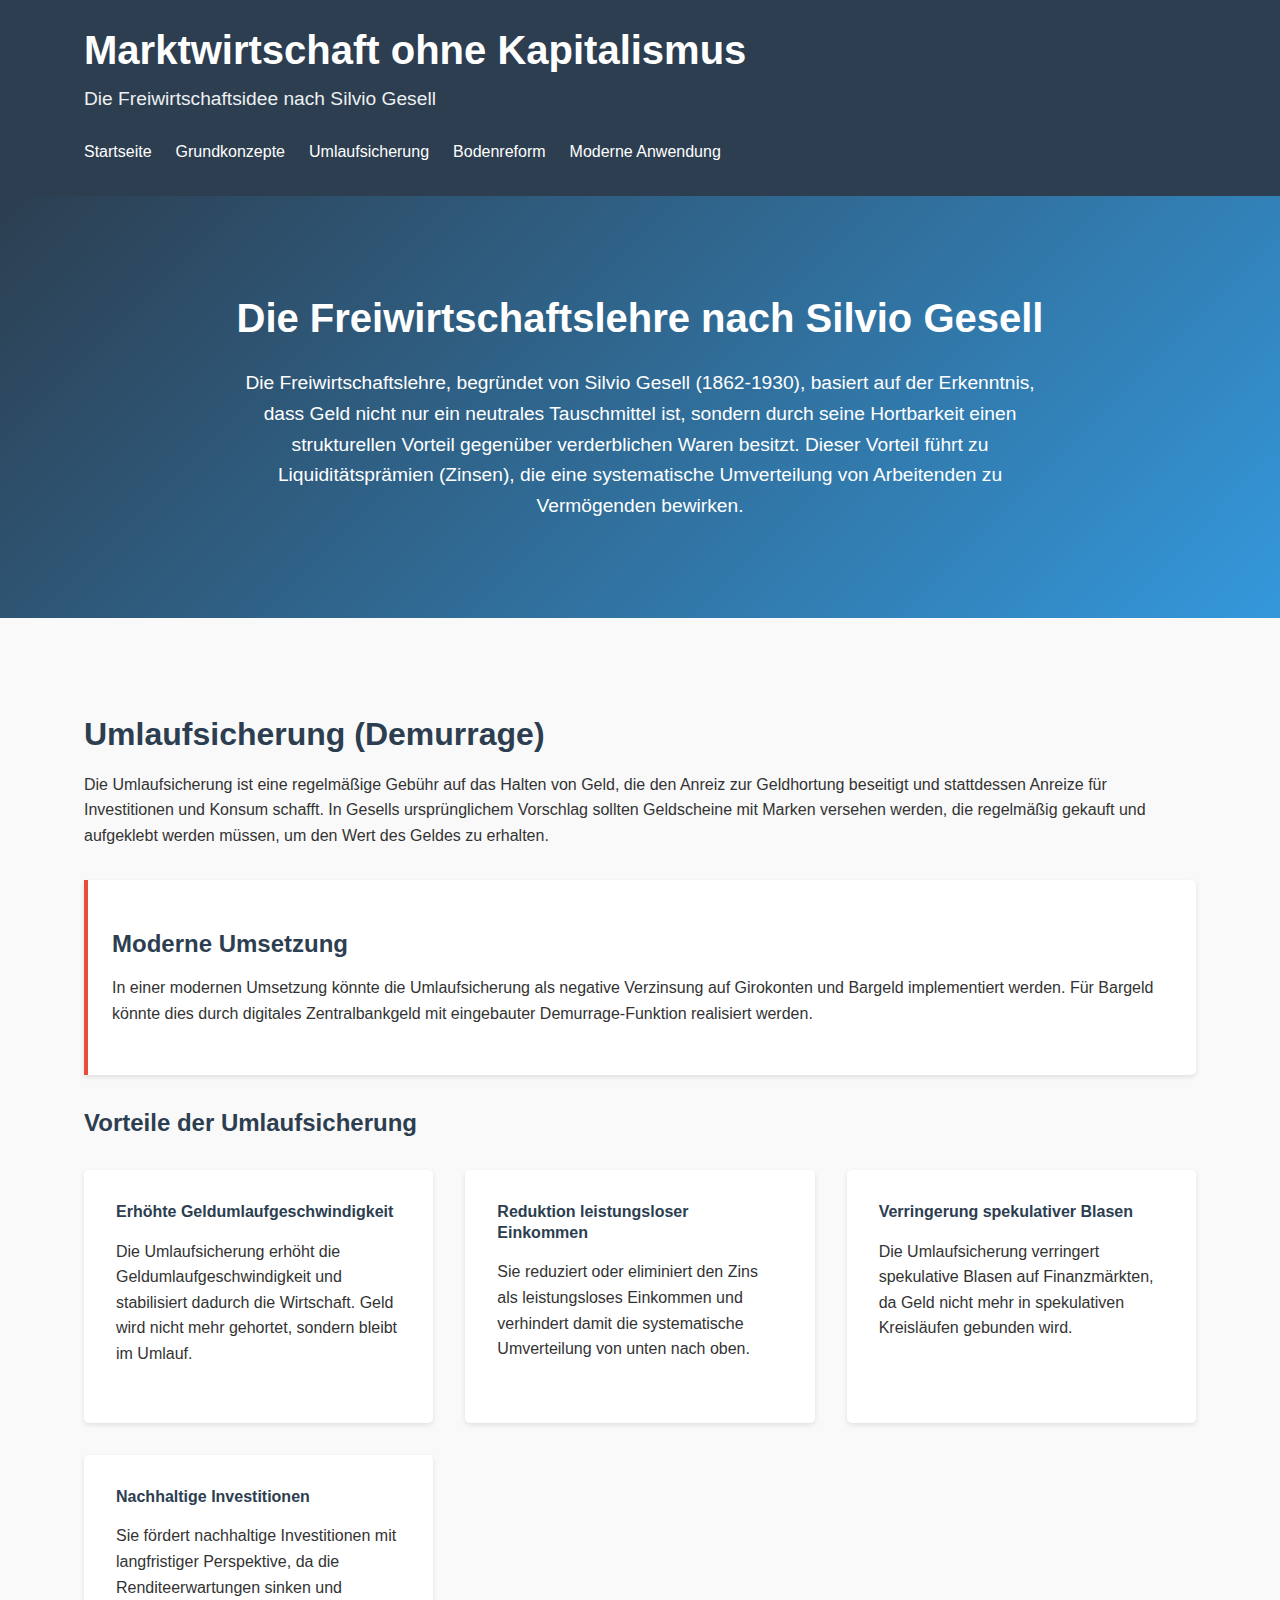
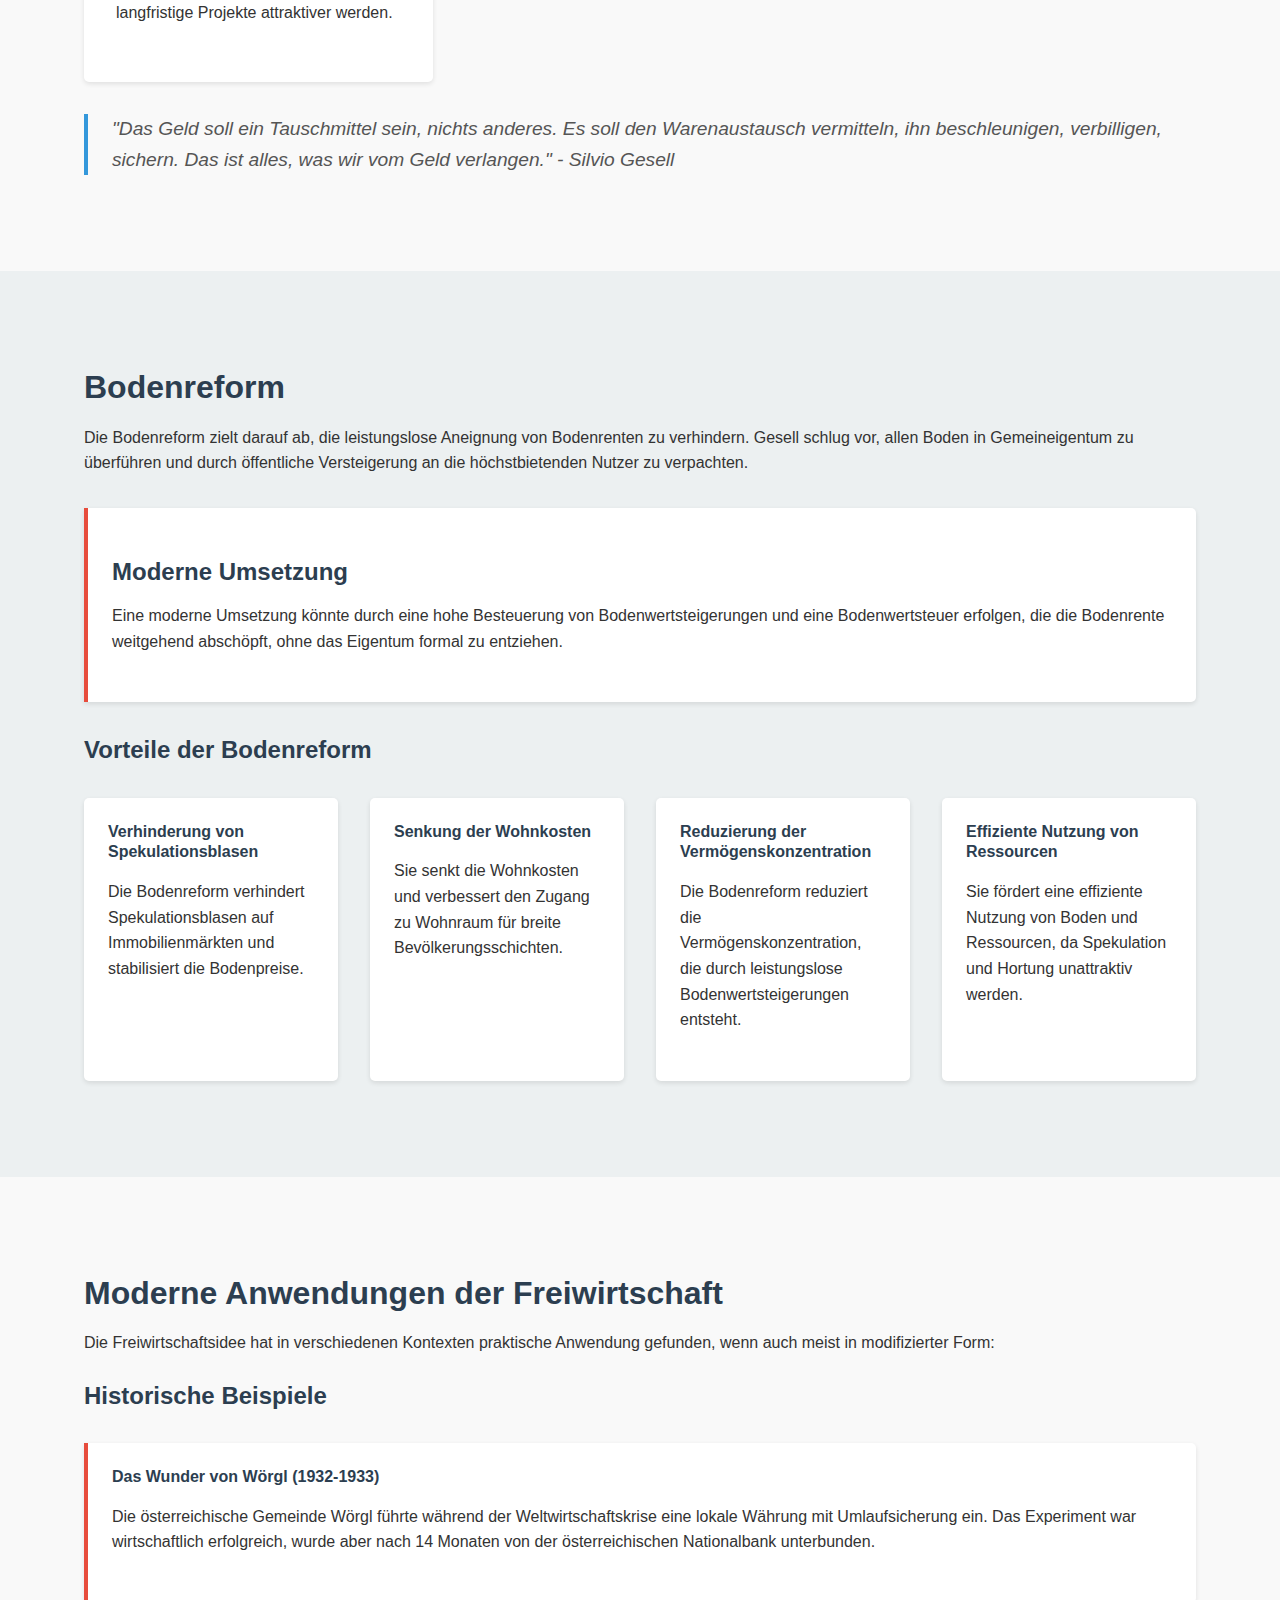
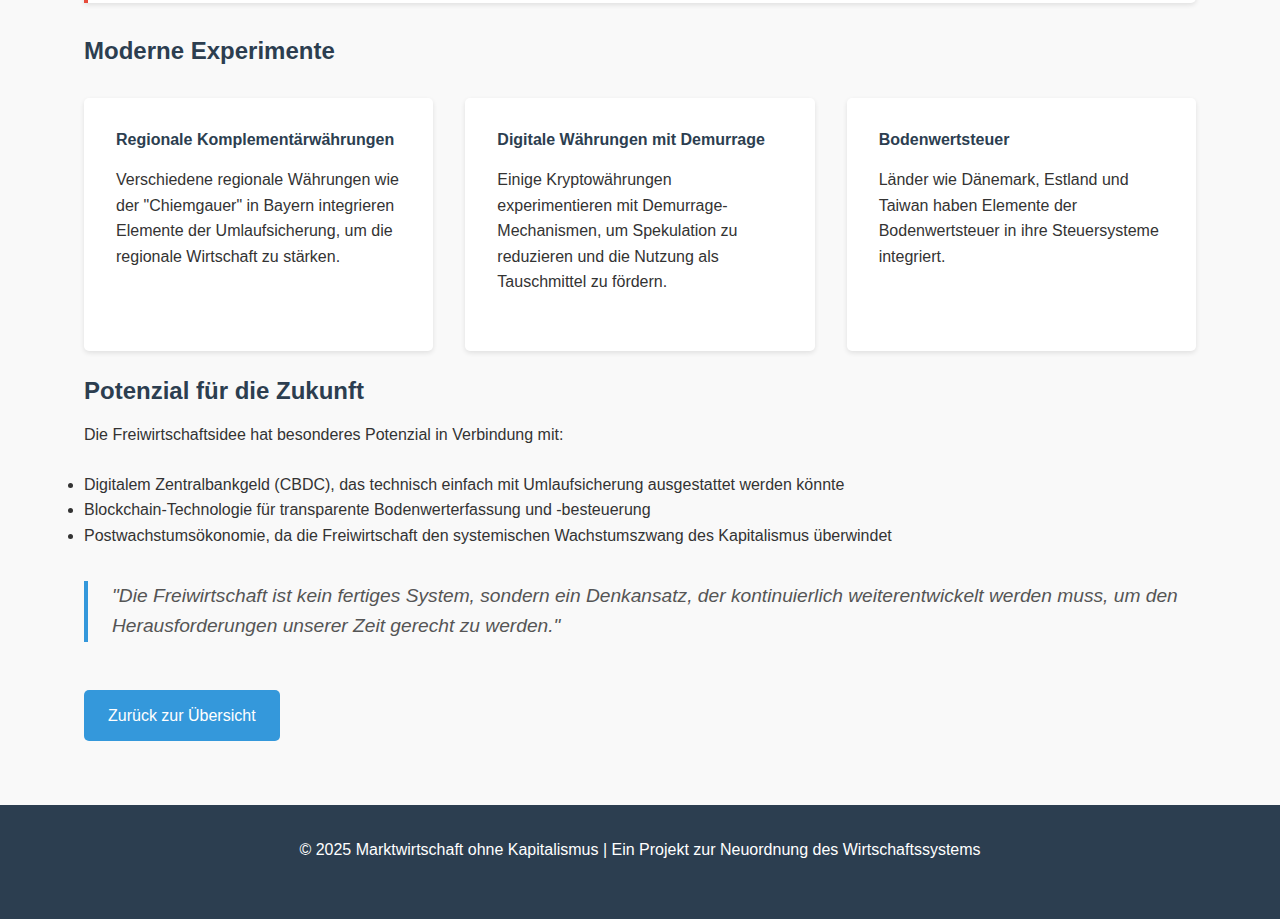
<file: freiwirtschaft.html>
<!DOCTYPE html>
<html lang="de">
<head>
    <meta charset="UTF-8">
    <meta name="viewport" content="width=device-width, initial-scale=1.0">
    <title>Freiwirtschaft nach Silvio Gesell</title>
    <link rel="stylesheet" href="styles.css">
</head>
<body>
    <header>
        <div class="container">
            <h1>Marktwirtschaft ohne Kapitalismus</h1>
            <p class="subtitle">Die Freiwirtschaftsidee nach Silvio Gesell</p>
            <nav>
                <ul>
                    <li><a href="index.html">Startseite</a></li>
                    <li><a href="#grundkonzepte">Grundkonzepte</a></li>
                    <li><a href="#umlaufsicherung">Umlaufsicherung</a></li>
                    <li><a href="#bodenreform">Bodenreform</a></li>
                    <li><a href="#moderne-anwendung">Moderne Anwendung</a></li>
                </ul>
            </nav>
        </div>
    </header>

    <section id="grundkonzepte" class="hero">
        <div class="container">
            <h2>Die Freiwirtschaftslehre nach Silvio Gesell</h2>
            <p>Die Freiwirtschaftslehre, begründet von Silvio Gesell (1862-1930), basiert auf der Erkenntnis, dass Geld nicht nur ein neutrales Tauschmittel ist, sondern durch seine Hortbarkeit einen strukturellen Vorteil gegenüber verderblichen Waren besitzt. Dieser Vorteil führt zu Liquiditätsprämien (Zinsen), die eine systematische Umverteilung von Arbeitenden zu Vermögenden bewirken.</p>
        </div>
    </section>

    <section id="umlaufsicherung">
        <div class="container">
            <h2>Umlaufsicherung (Demurrage)</h2>
            
            <p>Die Umlaufsicherung ist eine regelmäßige Gebühr auf das Halten von Geld, die den Anreiz zur Geldhortung beseitigt und stattdessen Anreize für Investitionen und Konsum schafft. In Gesells ursprünglichem Vorschlag sollten Geldscheine mit Marken versehen werden, die regelmäßig gekauft und aufgeklebt werden müssen, um den Wert des Geldes zu erhalten.</p>
            
            <div class="feature-box">
                <h3>Moderne Umsetzung</h3>
                <p>In einer modernen Umsetzung könnte die Umlaufsicherung als negative Verzinsung auf Girokonten und Bargeld implementiert werden. Für Bargeld könnte dies durch digitales Zentralbankgeld mit eingebauter Demurrage-Funktion realisiert werden.</p>
            </div>
            
            <h3>Vorteile der Umlaufsicherung</h3>
            <div class="cards">
                <div class="card">
                    <h4>Erhöhte Geldumlaufgeschwindigkeit</h4>
                    <p>Die Umlaufsicherung erhöht die Geldumlaufgeschwindigkeit und stabilisiert dadurch die Wirtschaft. Geld wird nicht mehr gehortet, sondern bleibt im Umlauf.</p>
                </div>
                <div class="card">
                    <h4>Reduktion leistungsloser Einkommen</h4>
                    <p>Sie reduziert oder eliminiert den Zins als leistungsloses Einkommen und verhindert damit die systematische Umverteilung von unten nach oben.</p>
                </div>
                <div class="card">
                    <h4>Verringerung spekulativer Blasen</h4>
                    <p>Die Umlaufsicherung verringert spekulative Blasen auf Finanzmärkten, da Geld nicht mehr in spekulativen Kreisläufen gebunden wird.</p>
                </div>
                <div class="card">
                    <h4>Nachhaltige Investitionen</h4>
                    <p>Sie fördert nachhaltige Investitionen mit langfristiger Perspektive, da die Renditeerwartungen sinken und langfristige Projekte attraktiver werden.</p>
                </div>
            </div>
            
            <blockquote>
                "Das Geld soll ein Tauschmittel sein, nichts anderes. Es soll den Warenaustausch vermitteln, ihn beschleunigen, verbilligen, sichern. Das ist alles, was wir vom Geld verlangen." - Silvio Gesell
            </blockquote>
        </div>
    </section>

    <section id="bodenreform" class="alt-bg">
        <div class="container">
            <h2>Bodenreform</h2>
            
            <p>Die Bodenreform zielt darauf ab, die leistungslose Aneignung von Bodenrenten zu verhindern. Gesell schlug vor, allen Boden in Gemeineigentum zu überführen und durch öffentliche Versteigerung an die höchstbietenden Nutzer zu verpachten.</p>
            
            <div class="feature-box">
                <h3>Moderne Umsetzung</h3>
                <p>Eine moderne Umsetzung könnte durch eine hohe Besteuerung von Bodenwertsteigerungen und eine Bodenwertsteuer erfolgen, die die Bodenrente weitgehend abschöpft, ohne das Eigentum formal zu entziehen.</p>
            </div>
            
            <h3>Vorteile der Bodenreform</h3>
            <div class="columns">
                <div class="column">
                    <h4>Verhinderung von Spekulationsblasen</h4>
                    <p>Die Bodenreform verhindert Spekulationsblasen auf Immobilienmärkten und stabilisiert die Bodenpreise.</p>
                </div>
                <div class="column">
                    <h4>Senkung der Wohnkosten</h4>
                    <p>Sie senkt die Wohnkosten und verbessert den Zugang zu Wohnraum für breite Bevölkerungsschichten.</p>
                </div>
                <div class="column">
                    <h4>Reduzierung der Vermögenskonzentration</h4>
                    <p>Die Bodenreform reduziert die Vermögenskonzentration, die durch leistungslose Bodenwertsteigerungen entsteht.</p>
                </div>
                <div class="column">
                    <h4>Effiziente Nutzung von Ressourcen</h4>
                    <p>Sie fördert eine effiziente Nutzung von Boden und Ressourcen, da Spekulation und Hortung unattraktiv werden.</p>
                </div>
            </div>
        </div>
    </section>

    <section id="moderne-anwendung">
        <div class="container">
            <h2>Moderne Anwendungen der Freiwirtschaft</h2>
            
            <p>Die Freiwirtschaftsidee hat in verschiedenen Kontexten praktische Anwendung gefunden, wenn auch meist in modifizierter Form:</p>
            
            <h3>Historische Beispiele</h3>
            <div class="feature-box">
                <h4>Das Wunder von Wörgl (1932-1933)</h4>
                <p>Die österreichische Gemeinde Wörgl führte während der Weltwirtschaftskrise eine lokale Währung mit Umlaufsicherung ein. Das Experiment war wirtschaftlich erfolgreich, wurde aber nach 14 Monaten von der österreichischen Nationalbank unterbunden.</p>
            </div>
            
            <h3>Moderne Experimente</h3>
            <div class="cards">
                <div class="card">
                    <h4>Regionale Komplementärwährungen</h4>
                    <p>Verschiedene regionale Währungen wie der "Chiemgauer" in Bayern integrieren Elemente der Umlaufsicherung, um die regionale Wirtschaft zu stärken.</p>
                </div>
                <div class="card">
                    <h4>Digitale Währungen mit Demurrage</h4>
                    <p>Einige Kryptowährungen experimentieren mit Demurrage-Mechanismen, um Spekulation zu reduzieren und die Nutzung als Tauschmittel zu fördern.</p>
                </div>
                <div class="card">
                    <h4>Bodenwertsteuer</h4>
                    <p>Länder wie Dänemark, Estland und Taiwan haben Elemente der Bodenwertsteuer in ihre Steuersysteme integriert.</p>
                </div>
            </div>
            
            <h3>Potenzial für die Zukunft</h3>
            <p>Die Freiwirtschaftsidee hat besonderes Potenzial in Verbindung mit:</p>
            <ul>
                <li>Digitalem Zentralbankgeld (CBDC), das technisch einfach mit Umlaufsicherung ausgestattet werden könnte</li>
                <li>Blockchain-Technologie für transparente Bodenwerterfassung und -besteuerung</li>
                <li>Postwachstumsökonomie, da die Freiwirtschaft den systemischen Wachstumszwang des Kapitalismus überwindet</li>
            </ul>
            
            <blockquote>
                "Die Freiwirtschaft ist kein fertiges System, sondern ein Denkansatz, der kontinuierlich weiterentwickelt werden muss, um den Herausforderungen unserer Zeit gerecht zu werden."
            </blockquote>
            
            <a href="index.html" class="btn">Zurück zur Übersicht</a>
        </div>
    </section>

    <footer>
        <div class="container">
            <p>&copy; 2025 Marktwirtschaft ohne Kapitalismus | Ein Projekt zur Neuordnung des Wirtschaftssystems</p>
        </div>
    </footer>

    <script src="script.js"></script>
</body>
</html>
</file>
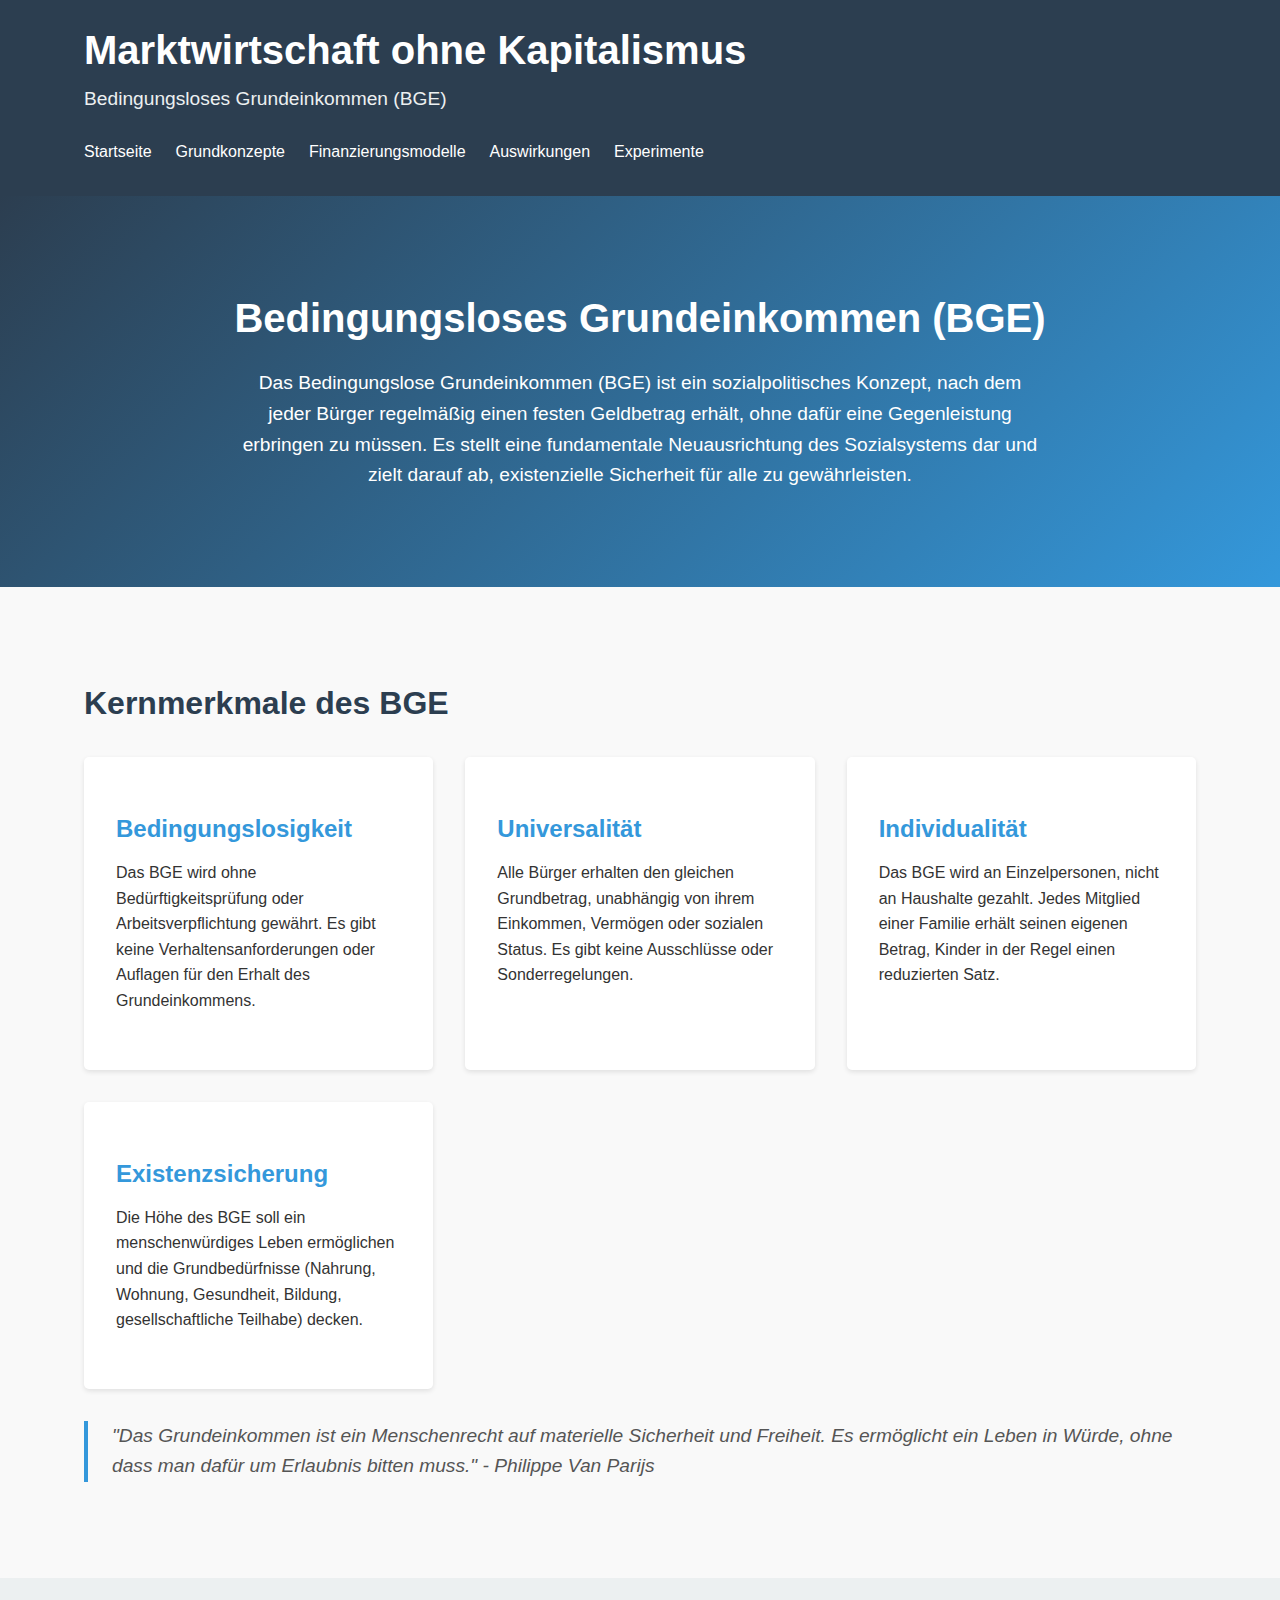
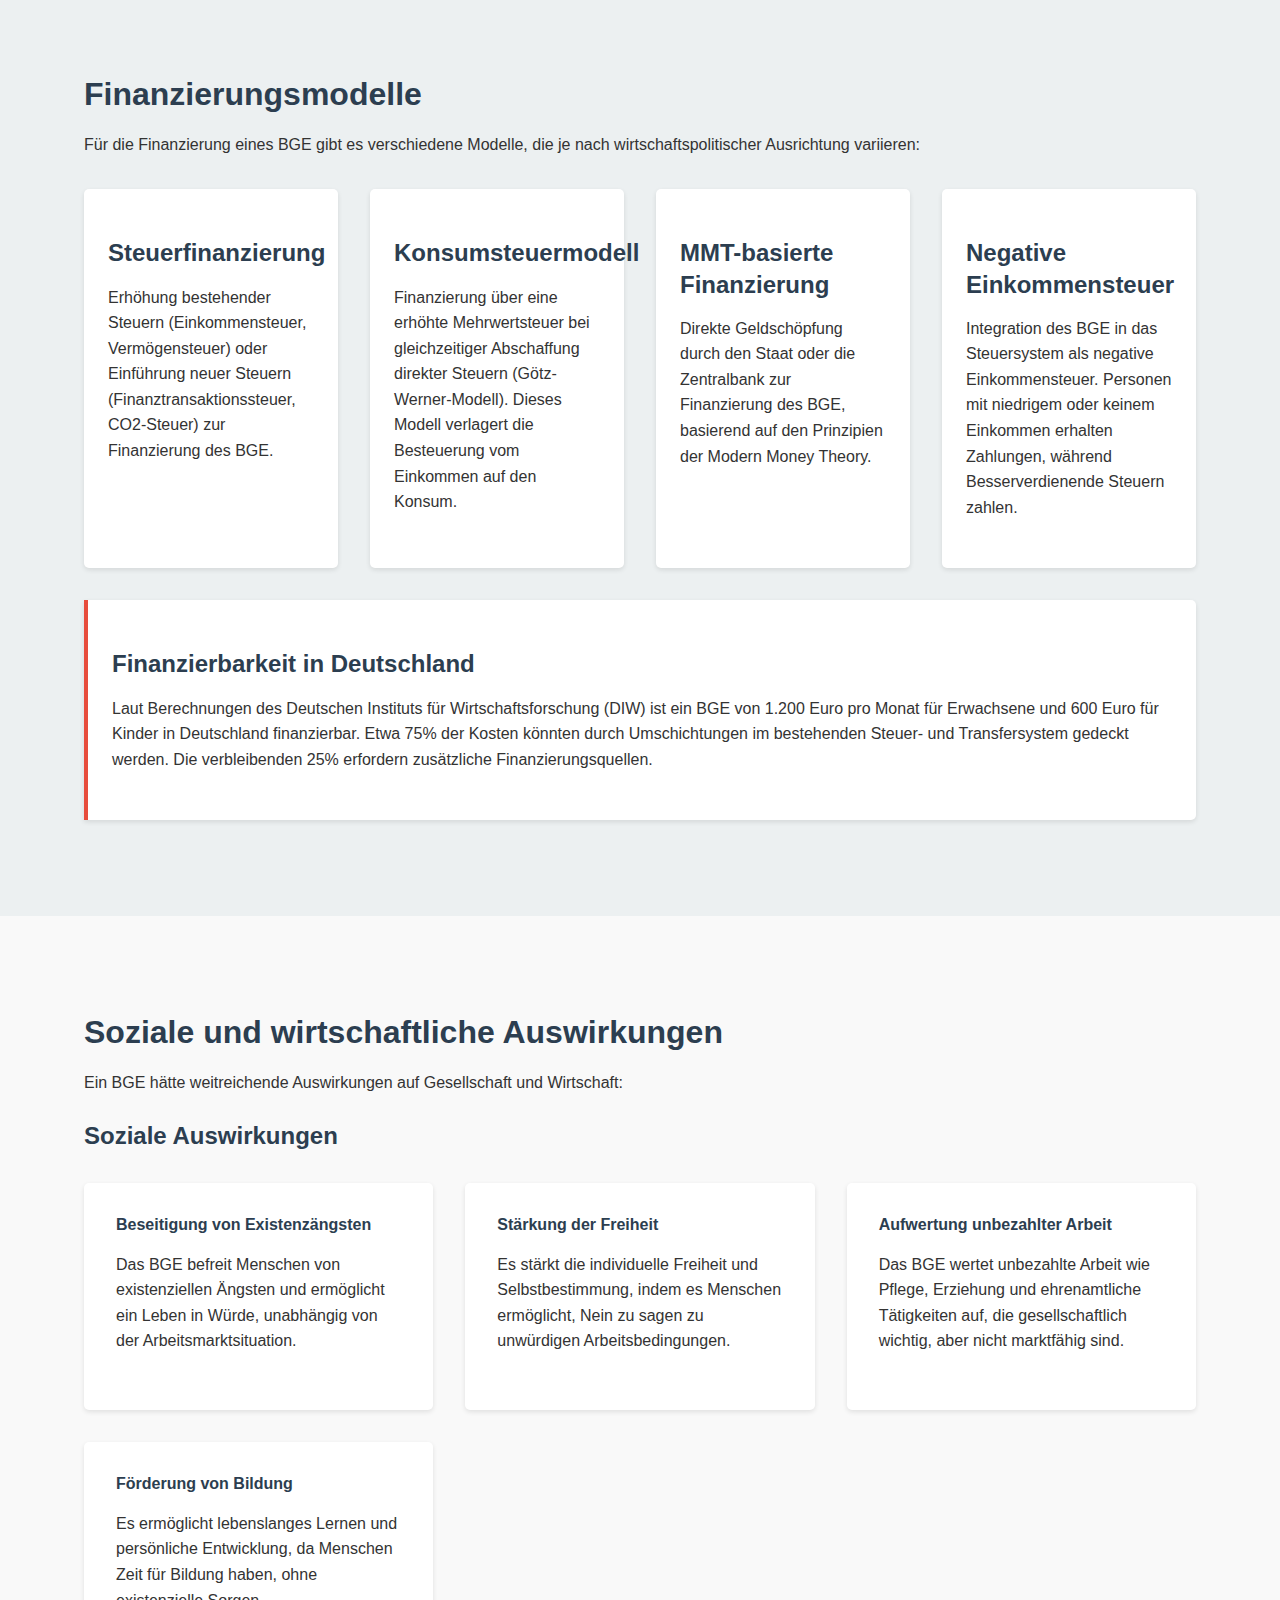
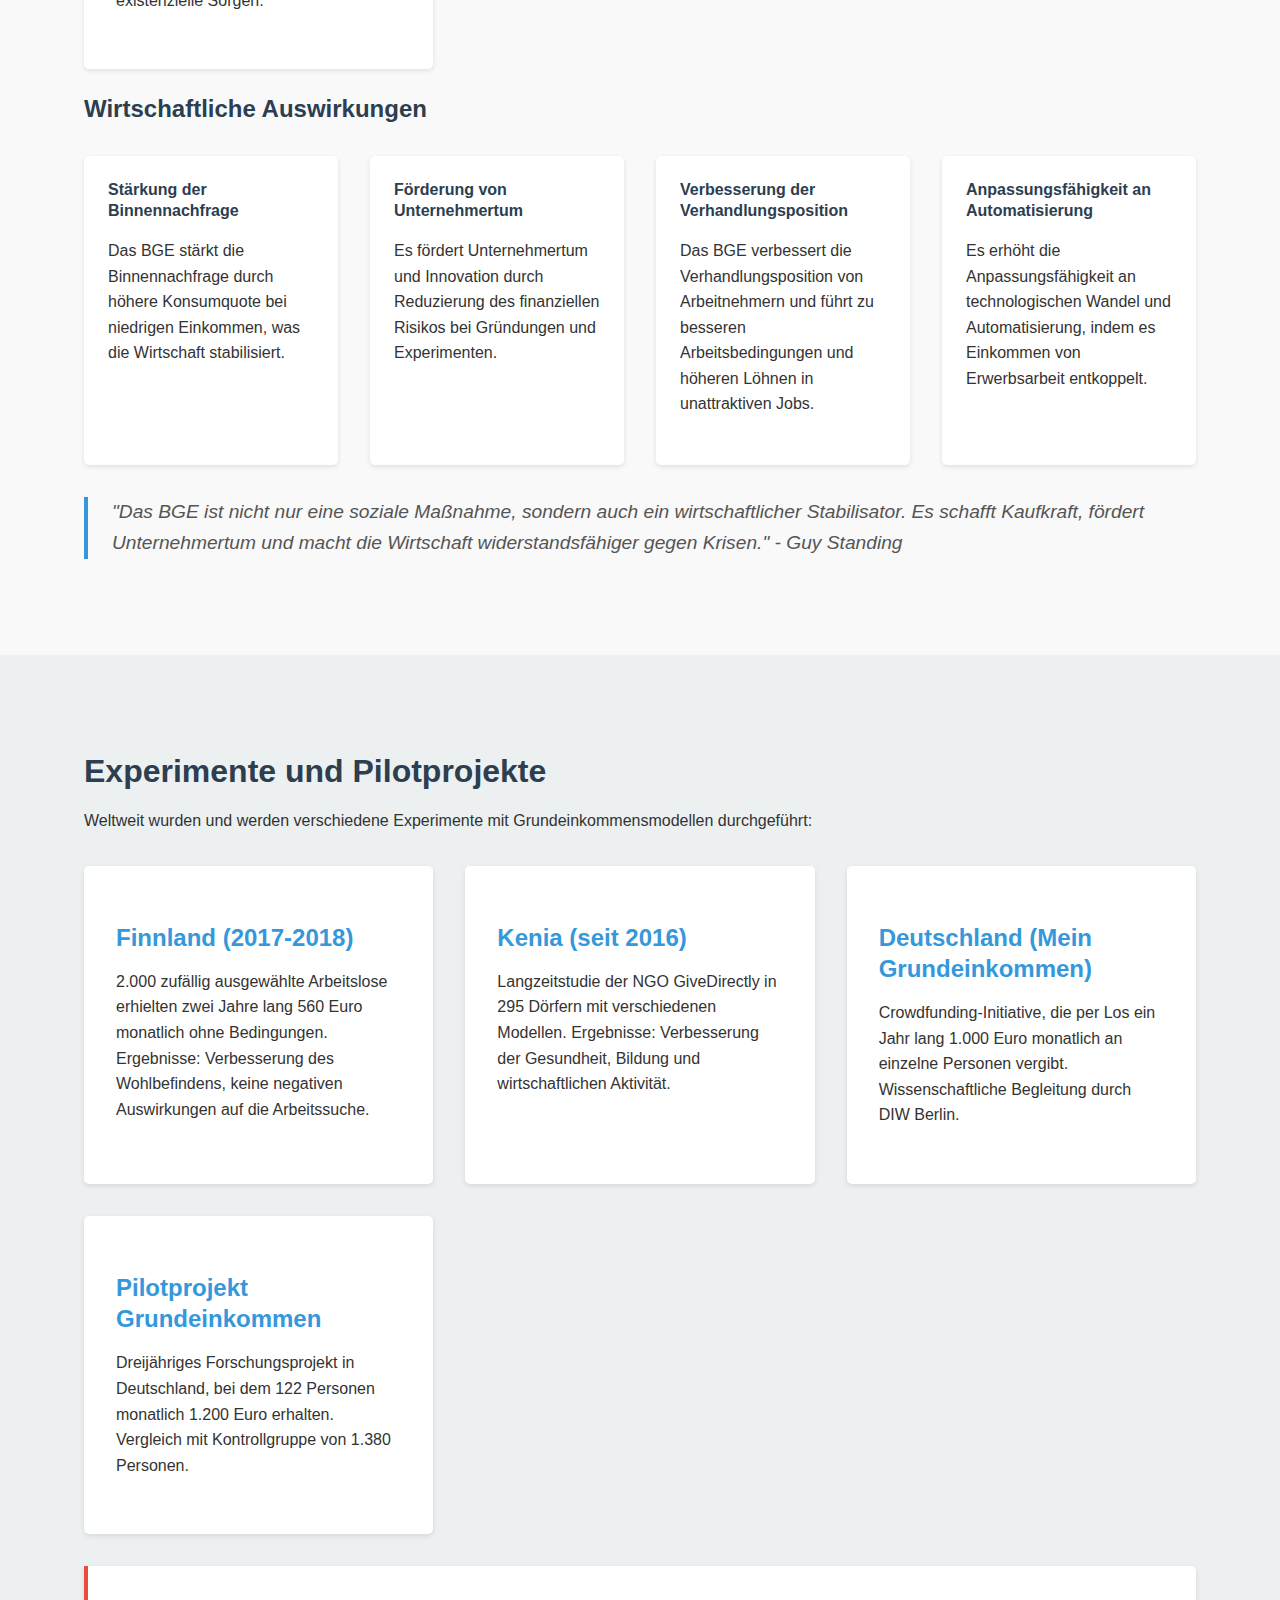
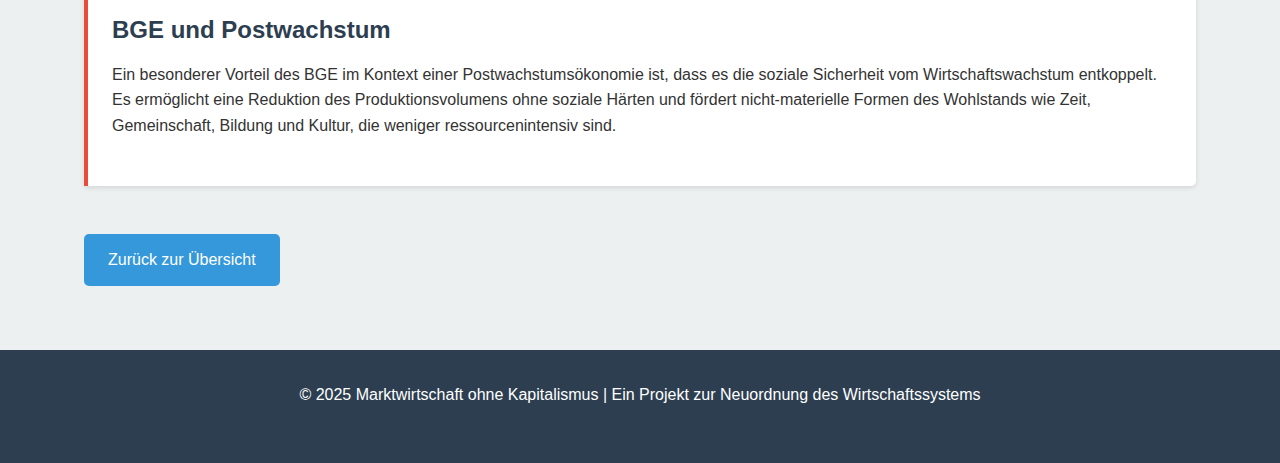
<file: grundeinkommen.html>
<!DOCTYPE html>
<html lang="de">
<head>
    <meta charset="UTF-8">
    <meta name="viewport" content="width=device-width, initial-scale=1.0">
    <title>Bedingungsloses Grundeinkommen (BGE)</title>
    <link rel="stylesheet" href="styles.css">
</head>
<body>
    <header>
        <div class="container">
            <h1>Marktwirtschaft ohne Kapitalismus</h1>
            <p class="subtitle">Bedingungsloses Grundeinkommen (BGE)</p>
            <nav>
                <ul>
                    <li><a href="index.html">Startseite</a></li>
                    <li><a href="#grundkonzepte">Grundkonzepte</a></li>
                    <li><a href="#finanzierung">Finanzierungsmodelle</a></li>
                    <li><a href="#auswirkungen">Auswirkungen</a></li>
                    <li><a href="#experimente">Experimente</a></li>
                </ul>
            </nav>
        </div>
    </header>

    <section id="grundkonzepte" class="hero">
        <div class="container">
            <h2>Bedingungsloses Grundeinkommen (BGE)</h2>
            <p>Das Bedingungslose Grundeinkommen (BGE) ist ein sozialpolitisches Konzept, nach dem jeder Bürger regelmäßig einen festen Geldbetrag erhält, ohne dafür eine Gegenleistung erbringen zu müssen. Es stellt eine fundamentale Neuausrichtung des Sozialsystems dar und zielt darauf ab, existenzielle Sicherheit für alle zu gewährleisten.</p>
        </div>
    </section>

    <section id="kernmerkmale">
        <div class="container">
            <h2>Kernmerkmale des BGE</h2>
            
            <div class="cards">
                <div class="card">
                    <h3>Bedingungslosigkeit</h3>
                    <p>Das BGE wird ohne Bedürftigkeitsprüfung oder Arbeitsverpflichtung gewährt. Es gibt keine Verhaltensanforderungen oder Auflagen für den Erhalt des Grundeinkommens.</p>
                </div>
                <div class="card">
                    <h3>Universalität</h3>
                    <p>Alle Bürger erhalten den gleichen Grundbetrag, unabhängig von ihrem Einkommen, Vermögen oder sozialen Status. Es gibt keine Ausschlüsse oder Sonderregelungen.</p>
                </div>
                <div class="card">
                    <h3>Individualität</h3>
                    <p>Das BGE wird an Einzelpersonen, nicht an Haushalte gezahlt. Jedes Mitglied einer Familie erhält seinen eigenen Betrag, Kinder in der Regel einen reduzierten Satz.</p>
                </div>
                <div class="card">
                    <h3>Existenzsicherung</h3>
                    <p>Die Höhe des BGE soll ein menschenwürdiges Leben ermöglichen und die Grundbedürfnisse (Nahrung, Wohnung, Gesundheit, Bildung, gesellschaftliche Teilhabe) decken.</p>
                </div>
            </div>
            
            <blockquote>
                "Das Grundeinkommen ist ein Menschenrecht auf materielle Sicherheit und Freiheit. Es ermöglicht ein Leben in Würde, ohne dass man dafür um Erlaubnis bitten muss." - Philippe Van Parijs
            </blockquote>
        </div>
    </section>

    <section id="finanzierung" class="alt-bg">
        <div class="container">
            <h2>Finanzierungsmodelle</h2>
            
            <p>Für die Finanzierung eines BGE gibt es verschiedene Modelle, die je nach wirtschaftspolitischer Ausrichtung variieren:</p>
            
            <div class="columns">
                <div class="column">
                    <h3>Steuerfinanzierung</h3>
                    <p>Erhöhung bestehender Steuern (Einkommensteuer, Vermögensteuer) oder Einführung neuer Steuern (Finanztransaktionssteuer, CO2-Steuer) zur Finanzierung des BGE.</p>
                </div>
                <div class="column">
                    <h3>Konsumsteuermodell</h3>
                    <p>Finanzierung über eine erhöhte Mehrwertsteuer bei gleichzeitiger Abschaffung direkter Steuern (Götz-Werner-Modell). Dieses Modell verlagert die Besteuerung vom Einkommen auf den Konsum.</p>
                </div>
                <div class="column">
                    <h3>MMT-basierte Finanzierung</h3>
                    <p>Direkte Geldschöpfung durch den Staat oder die Zentralbank zur Finanzierung des BGE, basierend auf den Prinzipien der Modern Money Theory.</p>
                </div>
                <div class="column">
                    <h3>Negative Einkommensteuer</h3>
                    <p>Integration des BGE in das Steuersystem als negative Einkommensteuer. Personen mit niedrigem oder keinem Einkommen erhalten Zahlungen, während Besserverdienende Steuern zahlen.</p>
                </div>
            </div>
            
            <div class="feature-box">
                <h3>Finanzierbarkeit in Deutschland</h3>
                <p>Laut Berechnungen des Deutschen Instituts für Wirtschaftsforschung (DIW) ist ein BGE von 1.200 Euro pro Monat für Erwachsene und 600 Euro für Kinder in Deutschland finanzierbar. Etwa 75% der Kosten könnten durch Umschichtungen im bestehenden Steuer- und Transfersystem gedeckt werden. Die verbleibenden 25% erfordern zusätzliche Finanzierungsquellen.</p>
            </div>
        </div>
    </section>

    <section id="auswirkungen">
        <div class="container">
            <h2>Soziale und wirtschaftliche Auswirkungen</h2>
            
            <p>Ein BGE hätte weitreichende Auswirkungen auf Gesellschaft und Wirtschaft:</p>
            
            <h3>Soziale Auswirkungen</h3>
            <div class="cards">
                <div class="card">
                    <h4>Beseitigung von Existenzängsten</h4>
                    <p>Das BGE befreit Menschen von existenziellen Ängsten und ermöglicht ein Leben in Würde, unabhängig von der Arbeitsmarktsituation.</p>
                </div>
                <div class="card">
                    <h4>Stärkung der Freiheit</h4>
                    <p>Es stärkt die individuelle Freiheit und Selbstbestimmung, indem es Menschen ermöglicht, Nein zu sagen zu unwürdigen Arbeitsbedingungen.</p>
                </div>
                <div class="card">
                    <h4>Aufwertung unbezahlter Arbeit</h4>
                    <p>Das BGE wertet unbezahlte Arbeit wie Pflege, Erziehung und ehrenamtliche Tätigkeiten auf, die gesellschaftlich wichtig, aber nicht marktfähig sind.</p>
                </div>
                <div class="card">
                    <h4>Förderung von Bildung</h4>
                    <p>Es ermöglicht lebenslanges Lernen und persönliche Entwicklung, da Menschen Zeit für Bildung haben, ohne existenzielle Sorgen.</p>
                </div>
            </div>
            
            <h3>Wirtschaftliche Auswirkungen</h3>
            <div class="columns">
                <div class="column">
                    <h4>Stärkung der Binnennachfrage</h4>
                    <p>Das BGE stärkt die Binnennachfrage durch höhere Konsumquote bei niedrigen Einkommen, was die Wirtschaft stabilisiert.</p>
                </div>
                <div class="column">
                    <h4>Förderung von Unternehmertum</h4>
                    <p>Es fördert Unternehmertum und Innovation durch Reduzierung des finanziellen Risikos bei Gründungen und Experimenten.</p>
                </div>
                <div class="column">
                    <h4>Verbesserung der Verhandlungsposition</h4>
                    <p>Das BGE verbessert die Verhandlungsposition von Arbeitnehmern und führt zu besseren Arbeitsbedingungen und höheren Löhnen in unattraktiven Jobs.</p>
                </div>
                <div class="column">
                    <h4>Anpassungsfähigkeit an Automatisierung</h4>
                    <p>Es erhöht die Anpassungsfähigkeit an technologischen Wandel und Automatisierung, indem es Einkommen von Erwerbsarbeit entkoppelt.</p>
                </div>
            </div>
            
            <blockquote>
                "Das BGE ist nicht nur eine soziale Maßnahme, sondern auch ein wirtschaftlicher Stabilisator. Es schafft Kaufkraft, fördert Unternehmertum und macht die Wirtschaft widerstandsfähiger gegen Krisen." - Guy Standing
            </blockquote>
        </div>
    </section>

    <section id="experimente" class="alt-bg">
        <div class="container">
            <h2>Experimente und Pilotprojekte</h2>
            
            <p>Weltweit wurden und werden verschiedene Experimente mit Grundeinkommensmodellen durchgeführt:</p>
            
            <div class="cards">
                <div class="card">
                    <h3>Finnland (2017-2018)</h3>
                    <p>2.000 zufällig ausgewählte Arbeitslose erhielten zwei Jahre lang 560 Euro monatlich ohne Bedingungen. Ergebnisse: Verbesserung des Wohlbefindens, keine negativen Auswirkungen auf die Arbeitssuche.</p>
                </div>
                <div class="card">
                    <h3>Kenia (seit 2016)</h3>
                    <p>Langzeitstudie der NGO GiveDirectly in 295 Dörfern mit verschiedenen Modellen. Ergebnisse: Verbesserung der Gesundheit, Bildung und wirtschaftlichen Aktivität.</p>
                </div>
                <div class="card">
                    <h3>Deutschland (Mein Grundeinkommen)</h3>
                    <p>Crowdfunding-Initiative, die per Los ein Jahr lang 1.000 Euro monatlich an einzelne Personen vergibt. Wissenschaftliche Begleitung durch DIW Berlin.</p>
                </div>
                <div class="card">
                    <h3>Pilotprojekt Grundeinkommen</h3>
                    <p>Dreijähriges Forschungsprojekt in Deutschland, bei dem 122 Personen monatlich 1.200 Euro erhalten. Vergleich mit Kontrollgruppe von 1.380 Personen.</p>
                </div>
            </div>
            
            <div class="feature-box">
                <h3>BGE und Postwachstum</h3>
                <p>Ein besonderer Vorteil des BGE im Kontext einer Postwachstumsökonomie ist, dass es die soziale Sicherheit vom Wirtschaftswachstum entkoppelt. Es ermöglicht eine Reduktion des Produktionsvolumens ohne soziale Härten und fördert nicht-materielle Formen des Wohlstands wie Zeit, Gemeinschaft, Bildung und Kultur, die weniger ressourcenintensiv sind.</p>
            </div>
            
            <a href="index.html" class="btn">Zurück zur Übersicht</a>
        </div>
    </section>

    <footer>
        <div class="container">
            <p>&copy; 2025 Marktwirtschaft ohne Kapitalismus | Ein Projekt zur Neuordnung des Wirtschaftssystems</p>
        </div>
    </footer>

    <script src="script.js"></script>
</body>
</html>
</file>
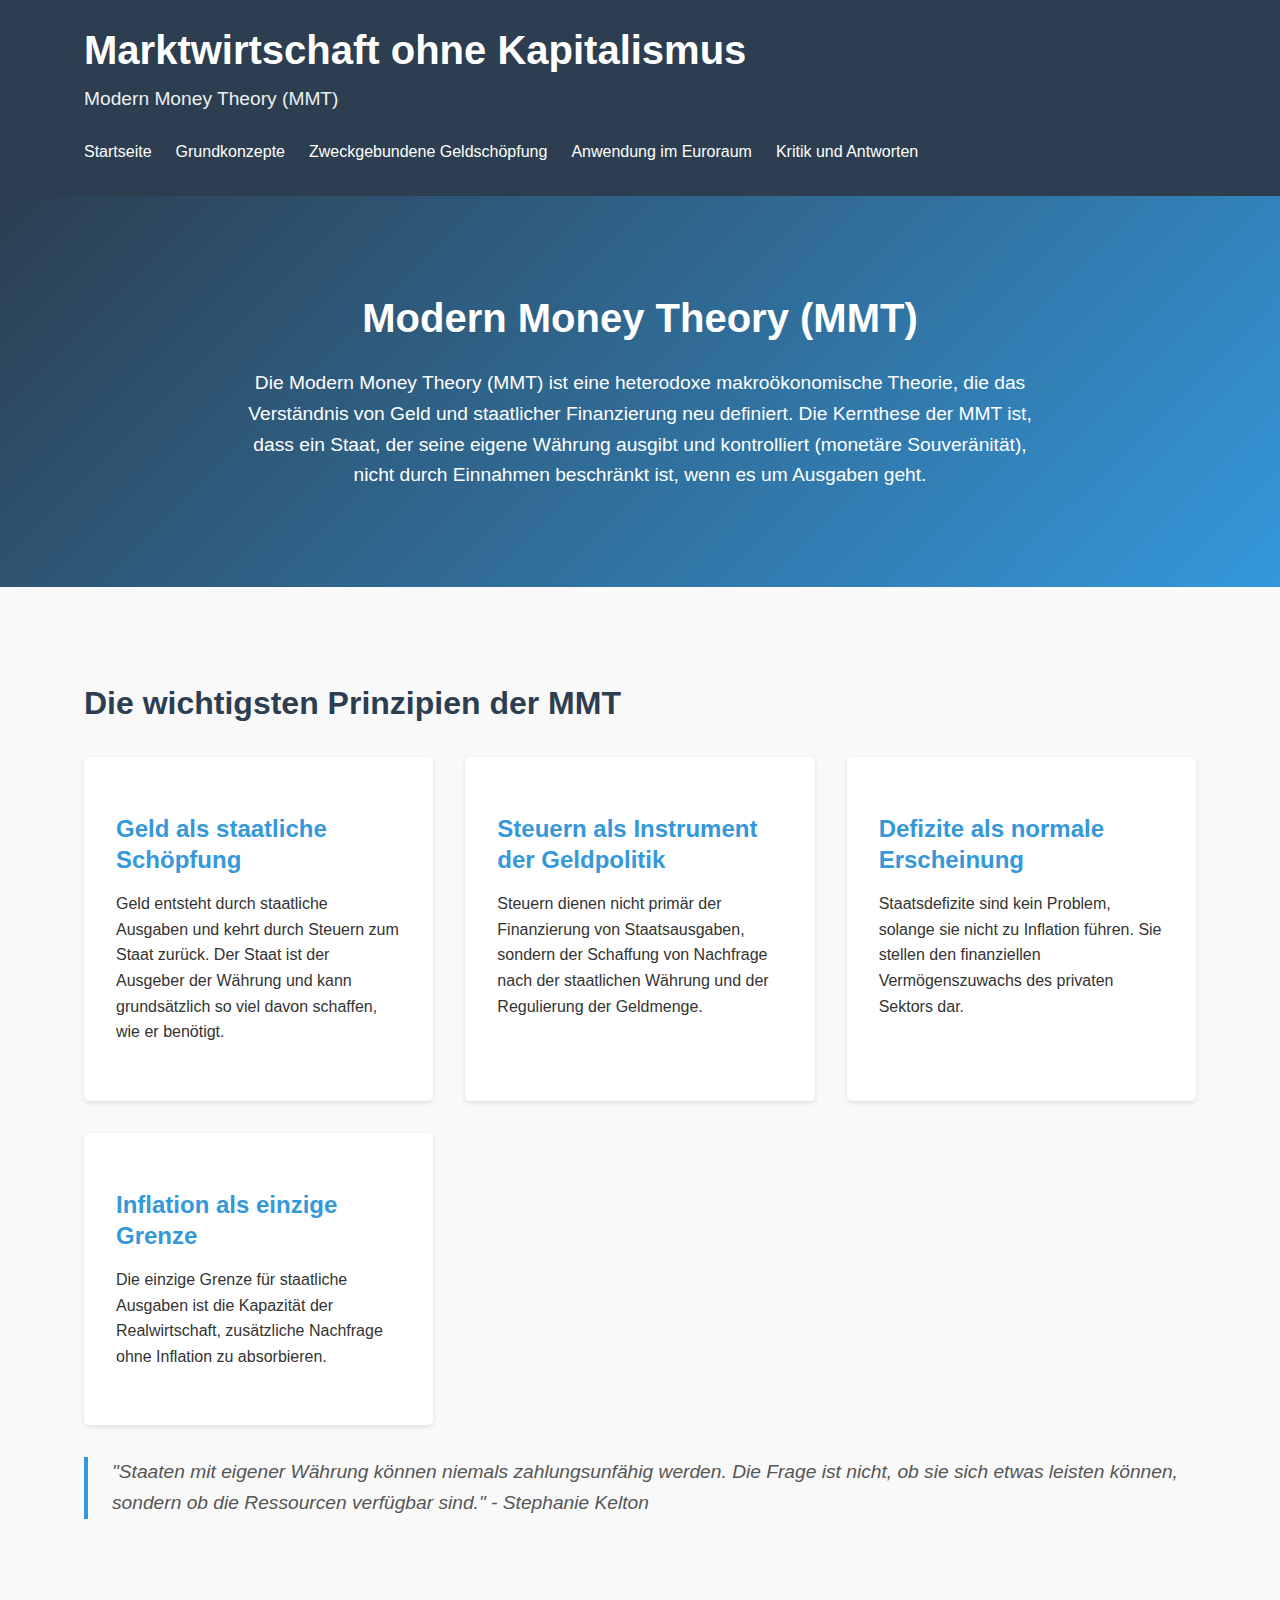
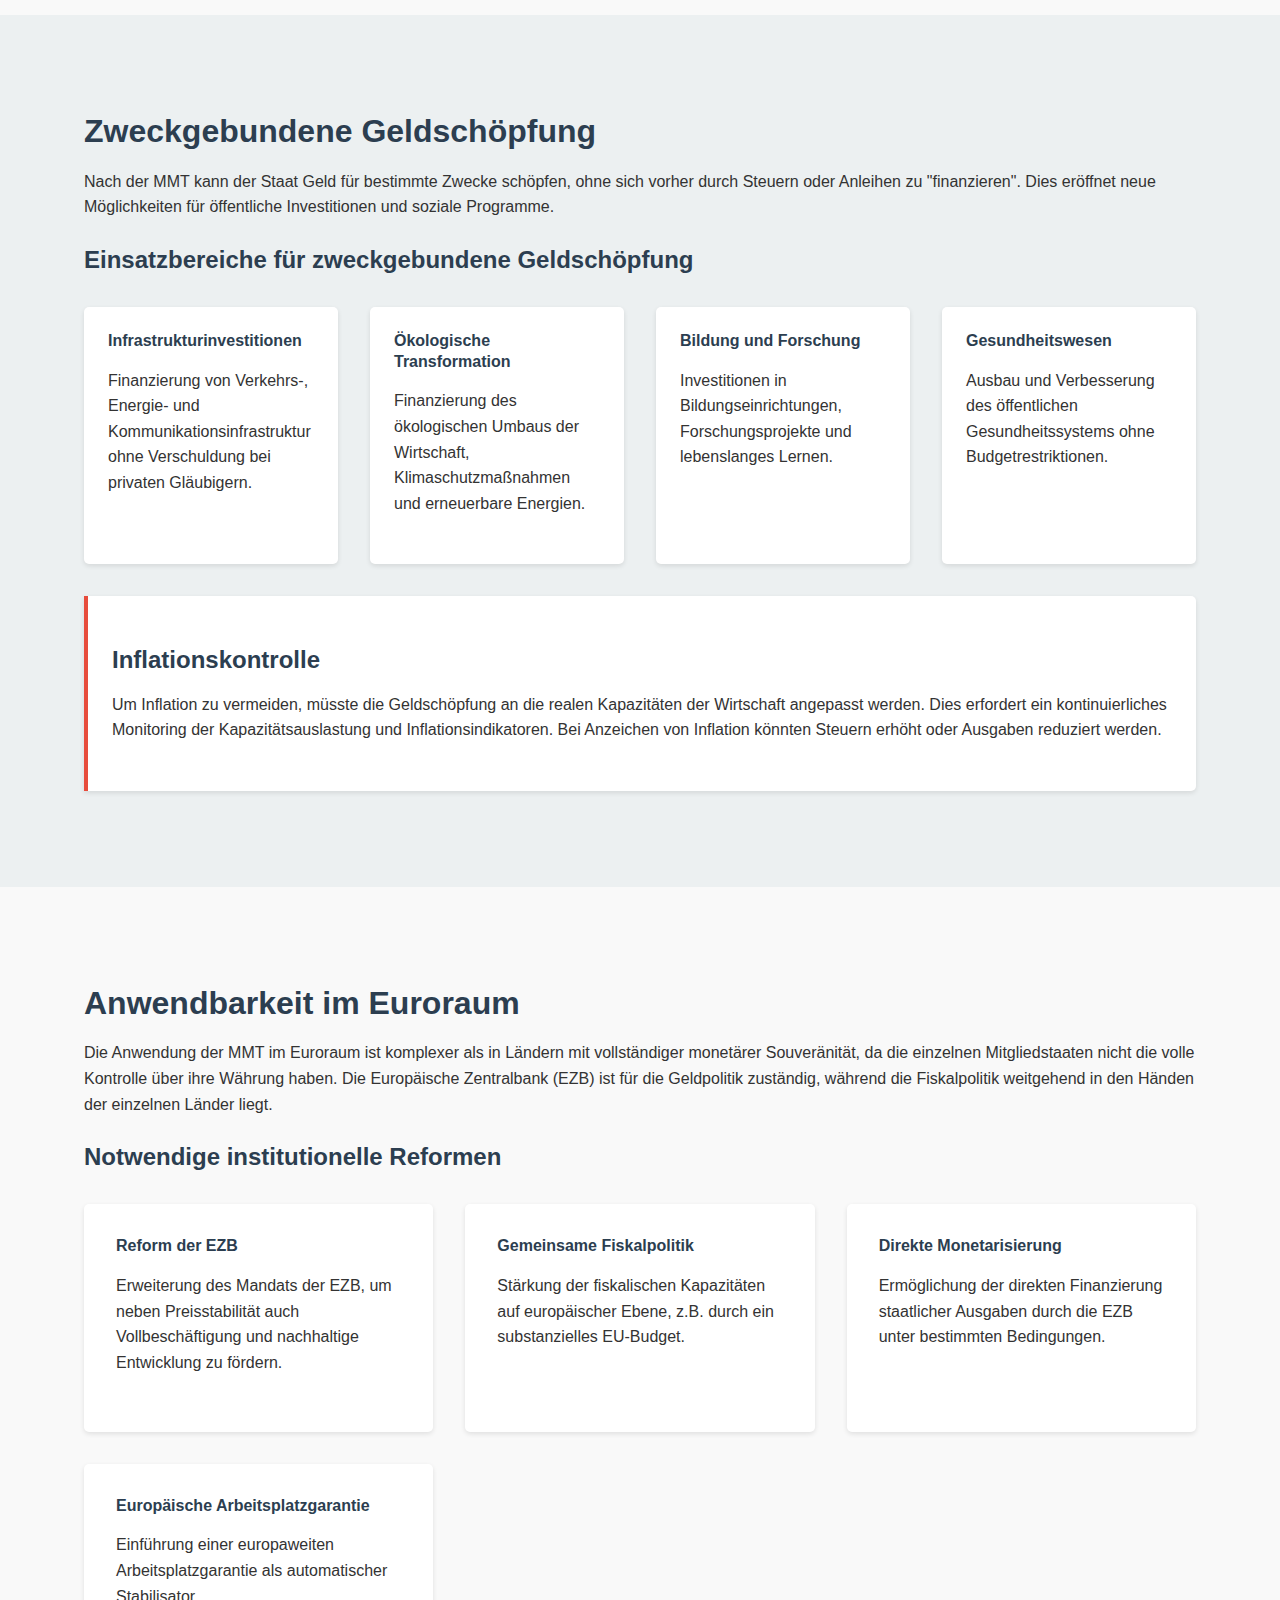
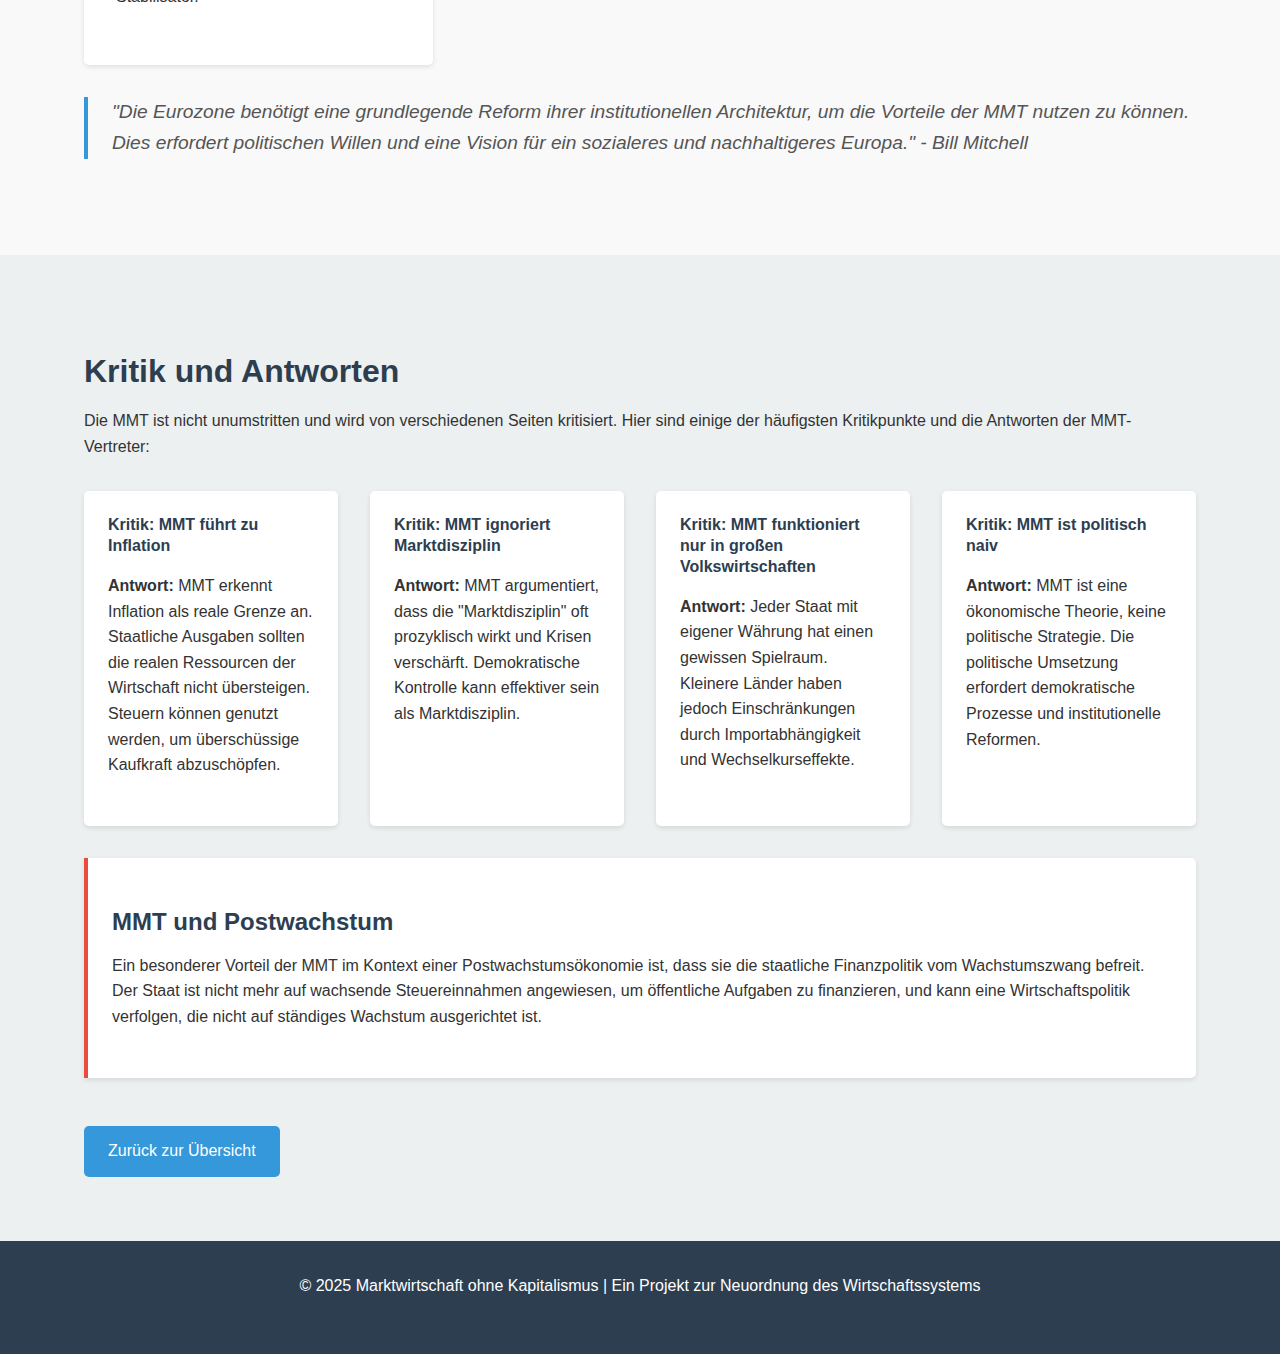
<file: mmt.html>
<!DOCTYPE html>
<html lang="de">
<head>
    <meta charset="UTF-8">
    <meta name="viewport" content="width=device-width, initial-scale=1.0">
    <title>Modern Money Theory (MMT)</title>
    <link rel="stylesheet" href="styles.css">
</head>
<body>
    <header>
        <div class="container">
            <h1>Marktwirtschaft ohne Kapitalismus</h1>
            <p class="subtitle">Modern Money Theory (MMT)</p>
            <nav>
                <ul>
                    <li><a href="index.html">Startseite</a></li>
                    <li><a href="#grundkonzepte">Grundkonzepte</a></li>
                    <li><a href="#geldschoepfung">Zweckgebundene Geldschöpfung</a></li>
                    <li><a href="#euroraum">Anwendung im Euroraum</a></li>
                    <li><a href="#kritik">Kritik und Antworten</a></li>
                </ul>
            </nav>
        </div>
    </header>

    <section id="grundkonzepte" class="hero">
        <div class="container">
            <h2>Modern Money Theory (MMT)</h2>
            <p>Die Modern Money Theory (MMT) ist eine heterodoxe makroökonomische Theorie, die das Verständnis von Geld und staatlicher Finanzierung neu definiert. Die Kernthese der MMT ist, dass ein Staat, der seine eigene Währung ausgibt und kontrolliert (monetäre Souveränität), nicht durch Einnahmen beschränkt ist, wenn es um Ausgaben geht.</p>
        </div>
    </section>

    <section id="prinzipien">
        <div class="container">
            <h2>Die wichtigsten Prinzipien der MMT</h2>
            
            <div class="cards">
                <div class="card">
                    <h3>Geld als staatliche Schöpfung</h3>
                    <p>Geld entsteht durch staatliche Ausgaben und kehrt durch Steuern zum Staat zurück. Der Staat ist der Ausgeber der Währung und kann grundsätzlich so viel davon schaffen, wie er benötigt.</p>
                </div>
                <div class="card">
                    <h3>Steuern als Instrument der Geldpolitik</h3>
                    <p>Steuern dienen nicht primär der Finanzierung von Staatsausgaben, sondern der Schaffung von Nachfrage nach der staatlichen Währung und der Regulierung der Geldmenge.</p>
                </div>
                <div class="card">
                    <h3>Defizite als normale Erscheinung</h3>
                    <p>Staatsdefizite sind kein Problem, solange sie nicht zu Inflation führen. Sie stellen den finanziellen Vermögenszuwachs des privaten Sektors dar.</p>
                </div>
                <div class="card">
                    <h3>Inflation als einzige Grenze</h3>
                    <p>Die einzige Grenze für staatliche Ausgaben ist die Kapazität der Realwirtschaft, zusätzliche Nachfrage ohne Inflation zu absorbieren.</p>
                </div>
            </div>
            
            <blockquote>
                "Staaten mit eigener Währung können niemals zahlungsunfähig werden. Die Frage ist nicht, ob sie sich etwas leisten können, sondern ob die Ressourcen verfügbar sind." - Stephanie Kelton
            </blockquote>
        </div>
    </section>

    <section id="geldschoepfung" class="alt-bg">
        <div class="container">
            <h2>Zweckgebundene Geldschöpfung</h2>
            
            <p>Nach der MMT kann der Staat Geld für bestimmte Zwecke schöpfen, ohne sich vorher durch Steuern oder Anleihen zu "finanzieren". Dies eröffnet neue Möglichkeiten für öffentliche Investitionen und soziale Programme.</p>
            
            <h3>Einsatzbereiche für zweckgebundene Geldschöpfung</h3>
            <div class="columns">
                <div class="column">
                    <h4>Infrastrukturinvestitionen</h4>
                    <p>Finanzierung von Verkehrs-, Energie- und Kommunikationsinfrastruktur ohne Verschuldung bei privaten Gläubigern.</p>
                </div>
                <div class="column">
                    <h4>Ökologische Transformation</h4>
                    <p>Finanzierung des ökologischen Umbaus der Wirtschaft, Klimaschutzmaßnahmen und erneuerbare Energien.</p>
                </div>
                <div class="column">
                    <h4>Bildung und Forschung</h4>
                    <p>Investitionen in Bildungseinrichtungen, Forschungsprojekte und lebenslanges Lernen.</p>
                </div>
                <div class="column">
                    <h4>Gesundheitswesen</h4>
                    <p>Ausbau und Verbesserung des öffentlichen Gesundheitssystems ohne Budgetrestriktionen.</p>
                </div>
            </div>
            
            <div class="feature-box">
                <h3>Inflationskontrolle</h3>
                <p>Um Inflation zu vermeiden, müsste die Geldschöpfung an die realen Kapazitäten der Wirtschaft angepasst werden. Dies erfordert ein kontinuierliches Monitoring der Kapazitätsauslastung und Inflationsindikatoren. Bei Anzeichen von Inflation könnten Steuern erhöht oder Ausgaben reduziert werden.</p>
            </div>
        </div>
    </section>

    <section id="euroraum">
        <div class="container">
            <h2>Anwendbarkeit im Euroraum</h2>
            
            <p>Die Anwendung der MMT im Euroraum ist komplexer als in Ländern mit vollständiger monetärer Souveränität, da die einzelnen Mitgliedstaaten nicht die volle Kontrolle über ihre Währung haben. Die Europäische Zentralbank (EZB) ist für die Geldpolitik zuständig, während die Fiskalpolitik weitgehend in den Händen der einzelnen Länder liegt.</p>
            
            <h3>Notwendige institutionelle Reformen</h3>
            <div class="cards">
                <div class="card">
                    <h4>Reform der EZB</h4>
                    <p>Erweiterung des Mandats der EZB, um neben Preisstabilität auch Vollbeschäftigung und nachhaltige Entwicklung zu fördern.</p>
                </div>
                <div class="card">
                    <h4>Gemeinsame Fiskalpolitik</h4>
                    <p>Stärkung der fiskalischen Kapazitäten auf europäischer Ebene, z.B. durch ein substanzielles EU-Budget.</p>
                </div>
                <div class="card">
                    <h4>Direkte Monetarisierung</h4>
                    <p>Ermöglichung der direkten Finanzierung staatlicher Ausgaben durch die EZB unter bestimmten Bedingungen.</p>
                </div>
                <div class="card">
                    <h4>Europäische Arbeitsplatzgarantie</h4>
                    <p>Einführung einer europaweiten Arbeitsplatzgarantie als automatischer Stabilisator.</p>
                </div>
            </div>
            
            <blockquote>
                "Die Eurozone benötigt eine grundlegende Reform ihrer institutionellen Architektur, um die Vorteile der MMT nutzen zu können. Dies erfordert politischen Willen und eine Vision für ein sozialeres und nachhaltigeres Europa." - Bill Mitchell
            </blockquote>
        </div>
    </section>

    <section id="kritik" class="alt-bg">
        <div class="container">
            <h2>Kritik und Antworten</h2>
            
            <p>Die MMT ist nicht unumstritten und wird von verschiedenen Seiten kritisiert. Hier sind einige der häufigsten Kritikpunkte und die Antworten der MMT-Vertreter:</p>
            
            <div class="columns">
                <div class="column">
                    <h4>Kritik: MMT führt zu Inflation</h4>
                    <p><strong>Antwort:</strong> MMT erkennt Inflation als reale Grenze an. Staatliche Ausgaben sollten die realen Ressourcen der Wirtschaft nicht übersteigen. Steuern können genutzt werden, um überschüssige Kaufkraft abzuschöpfen.</p>
                </div>
                <div class="column">
                    <h4>Kritik: MMT ignoriert Marktdisziplin</h4>
                    <p><strong>Antwort:</strong> MMT argumentiert, dass die "Marktdisziplin" oft prozyklisch wirkt und Krisen verschärft. Demokratische Kontrolle kann effektiver sein als Marktdisziplin.</p>
                </div>
                <div class="column">
                    <h4>Kritik: MMT funktioniert nur in großen Volkswirtschaften</h4>
                    <p><strong>Antwort:</strong> Jeder Staat mit eigener Währung hat einen gewissen Spielraum. Kleinere Länder haben jedoch Einschränkungen durch Importabhängigkeit und Wechselkurseffekte.</p>
                </div>
                <div class="column">
                    <h4>Kritik: MMT ist politisch naiv</h4>
                    <p><strong>Antwort:</strong> MMT ist eine ökonomische Theorie, keine politische Strategie. Die politische Umsetzung erfordert demokratische Prozesse und institutionelle Reformen.</p>
                </div>
            </div>
            
            <div class="feature-box">
                <h3>MMT und Postwachstum</h3>
                <p>Ein besonderer Vorteil der MMT im Kontext einer Postwachstumsökonomie ist, dass sie die staatliche Finanzpolitik vom Wachstumszwang befreit. Der Staat ist nicht mehr auf wachsende Steuereinnahmen angewiesen, um öffentliche Aufgaben zu finanzieren, und kann eine Wirtschaftspolitik verfolgen, die nicht auf ständiges Wachstum ausgerichtet ist.</p>
            </div>
            
            <a href="index.html" class="btn">Zurück zur Übersicht</a>
        </div>
    </section>

    <footer>
        <div class="container">
            <p>&copy; 2025 Marktwirtschaft ohne Kapitalismus | Ein Projekt zur Neuordnung des Wirtschaftssystems</p>
        </div>
    </footer>

    <script src="script.js"></script>
</body>
</html>
</file>
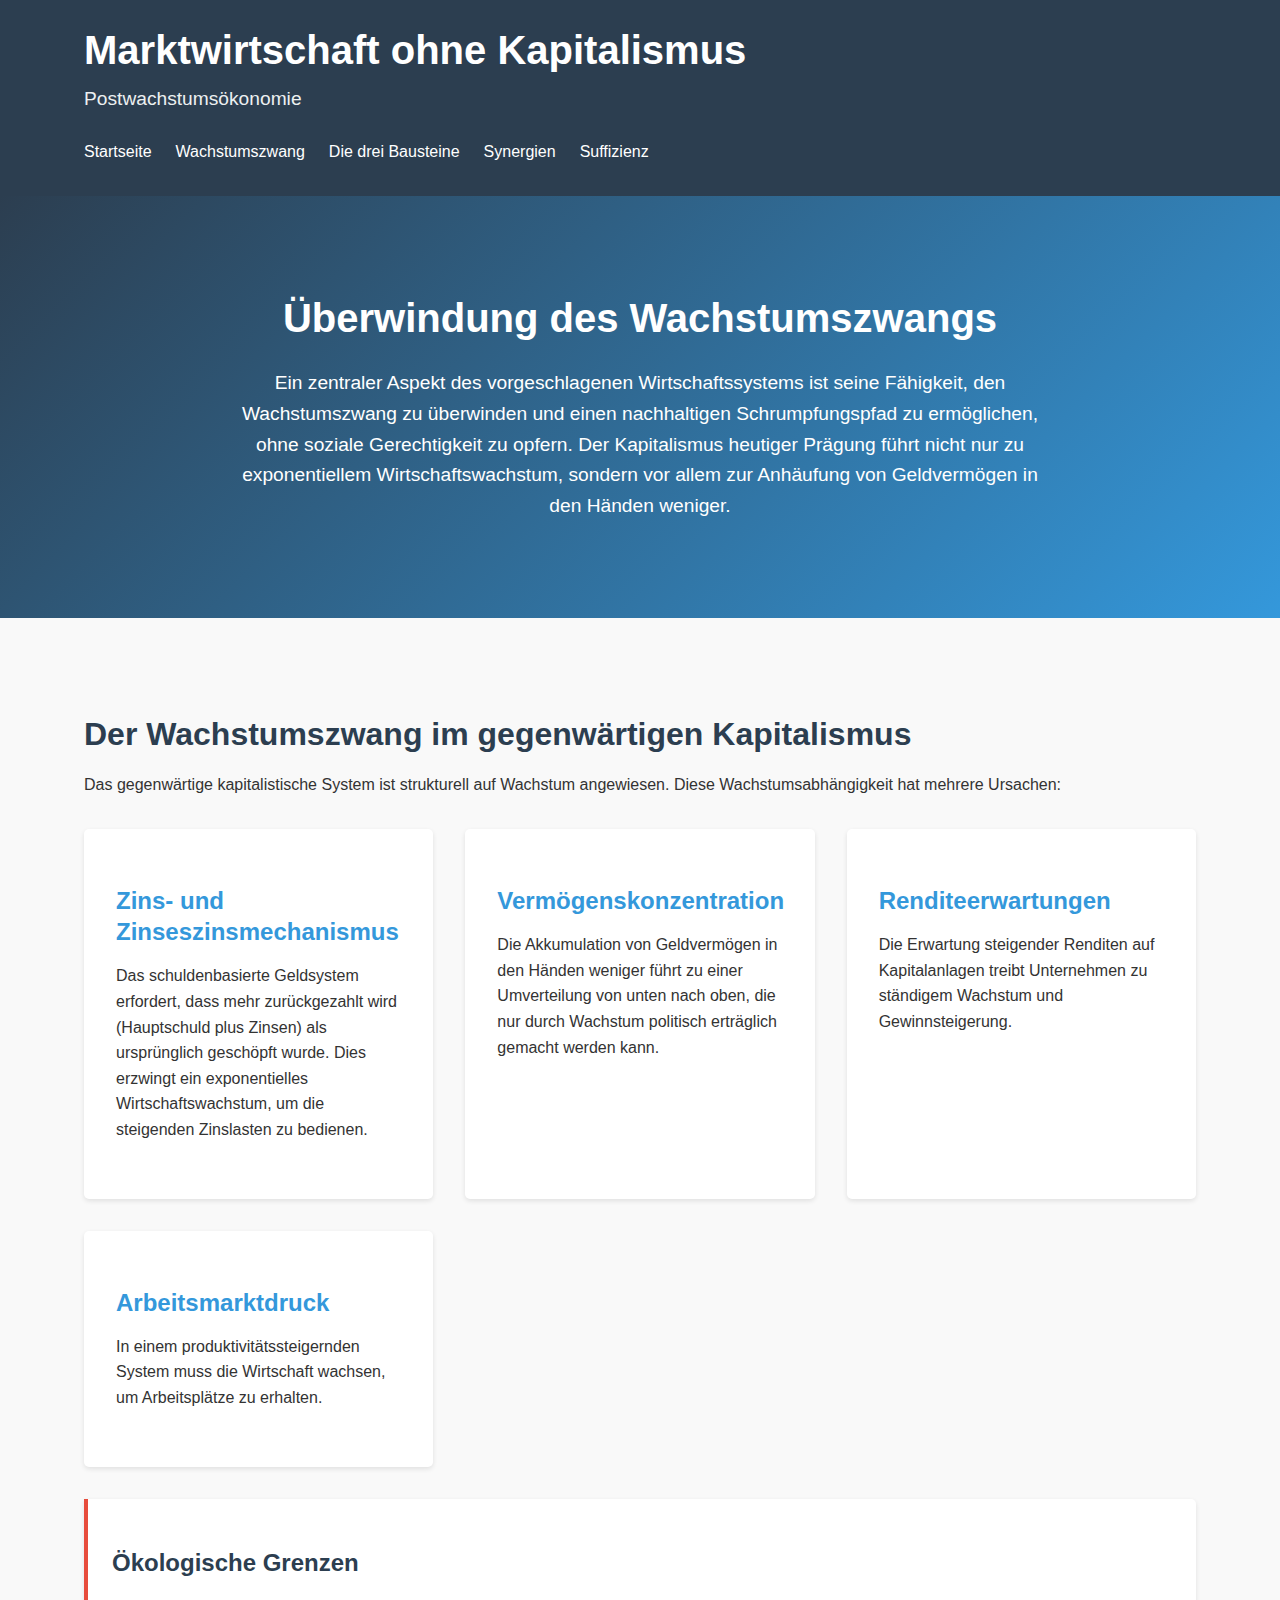
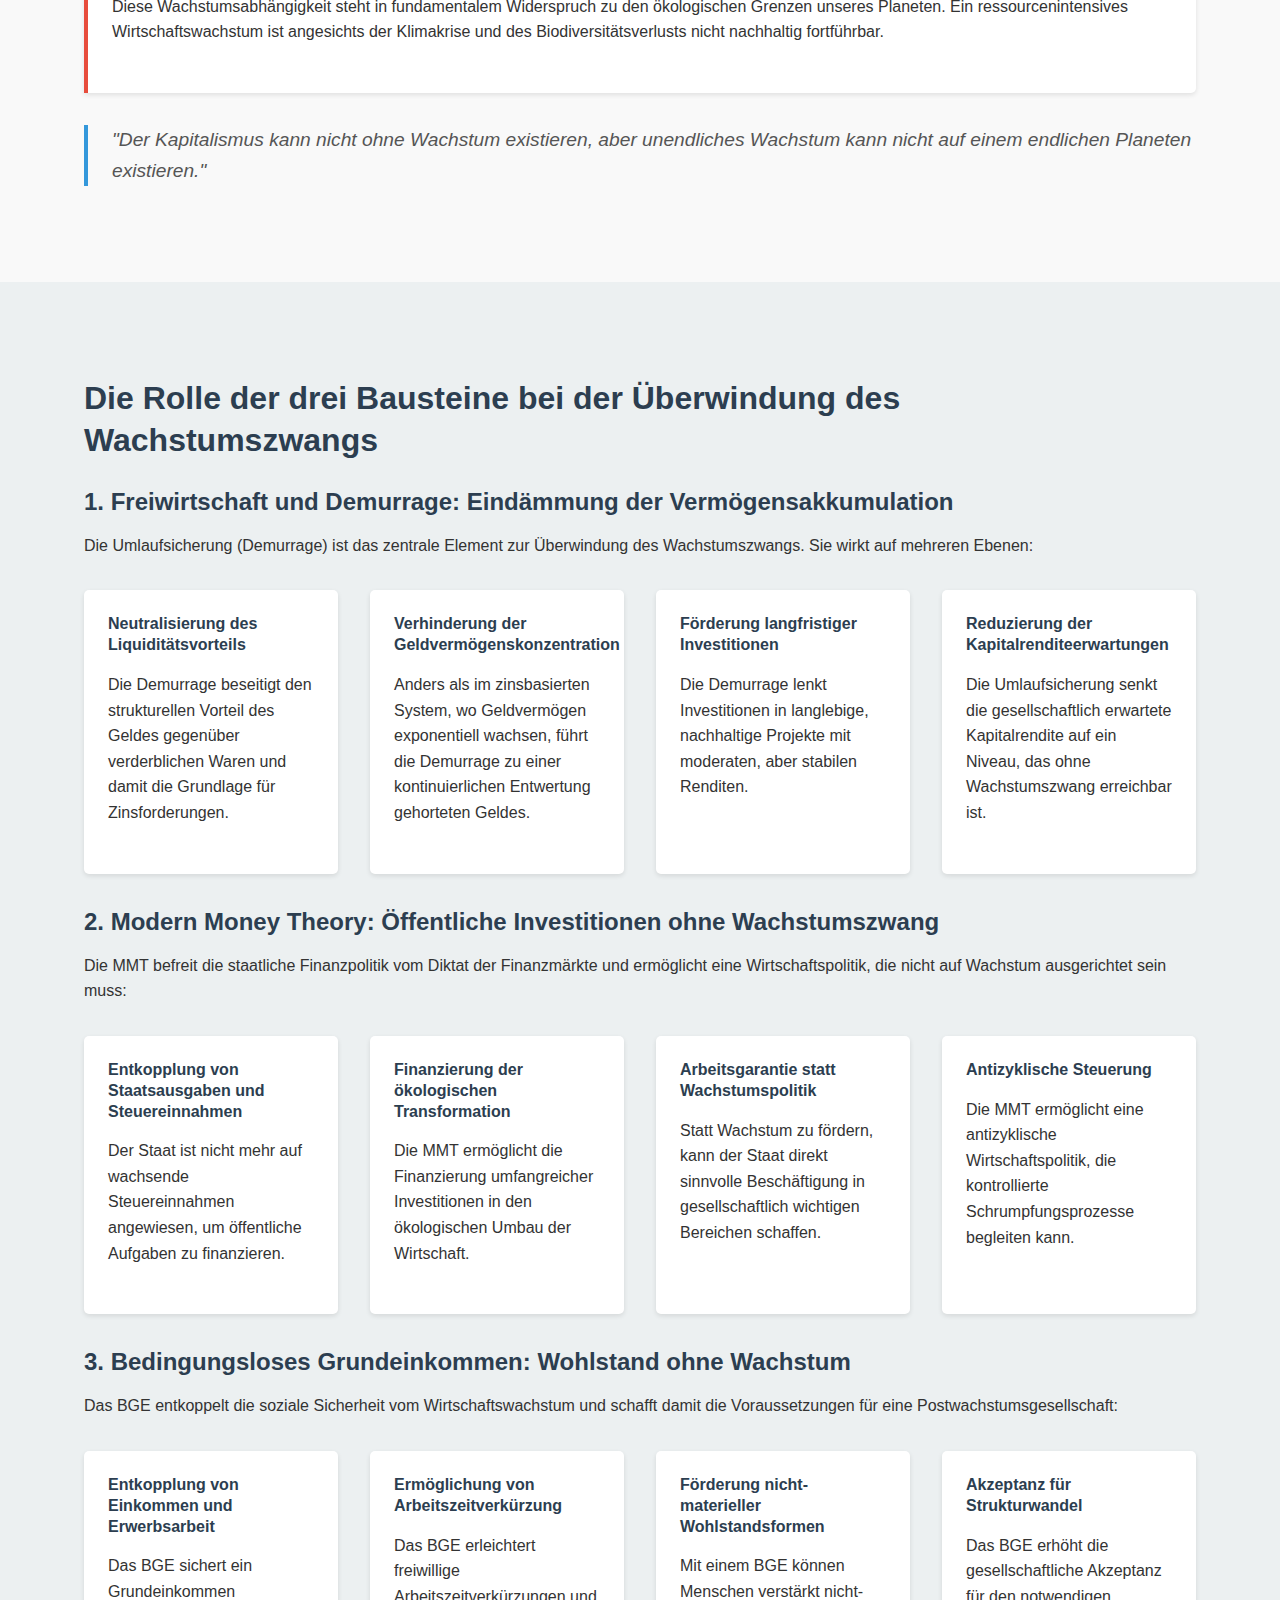
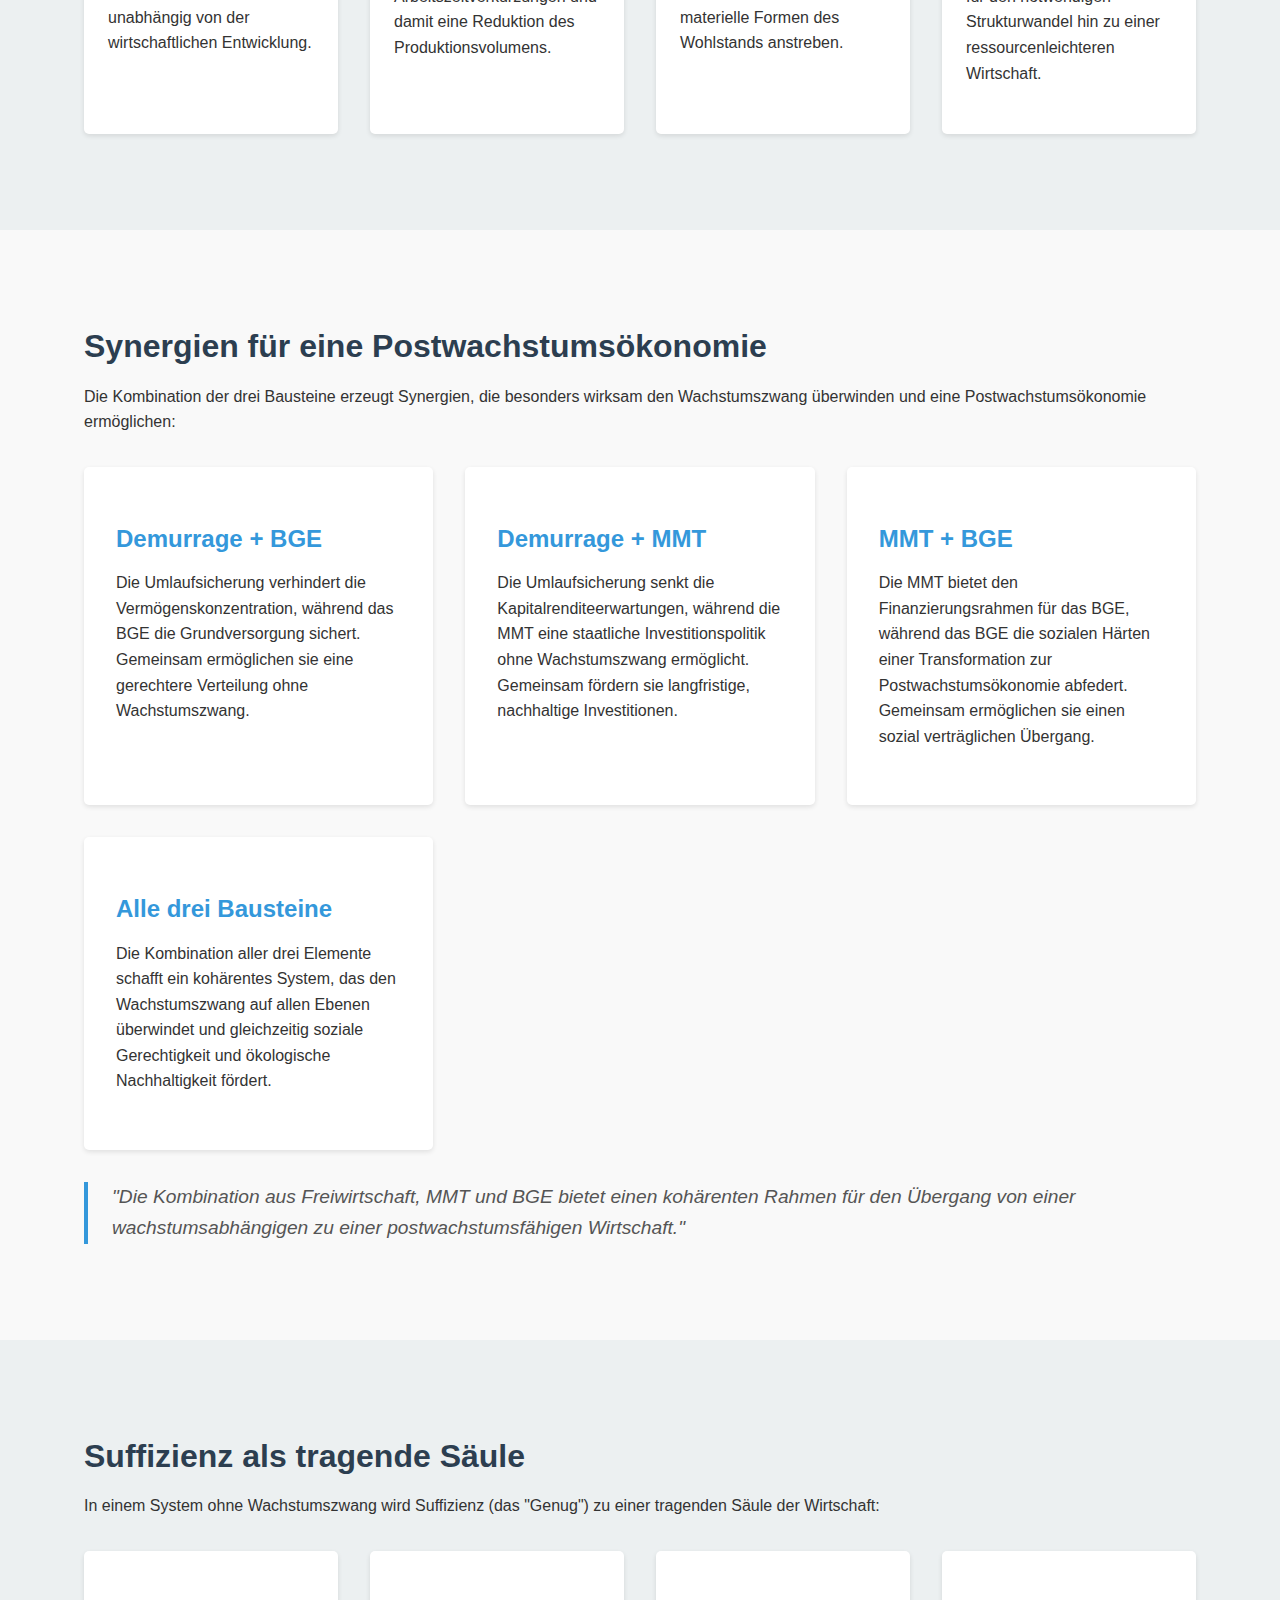
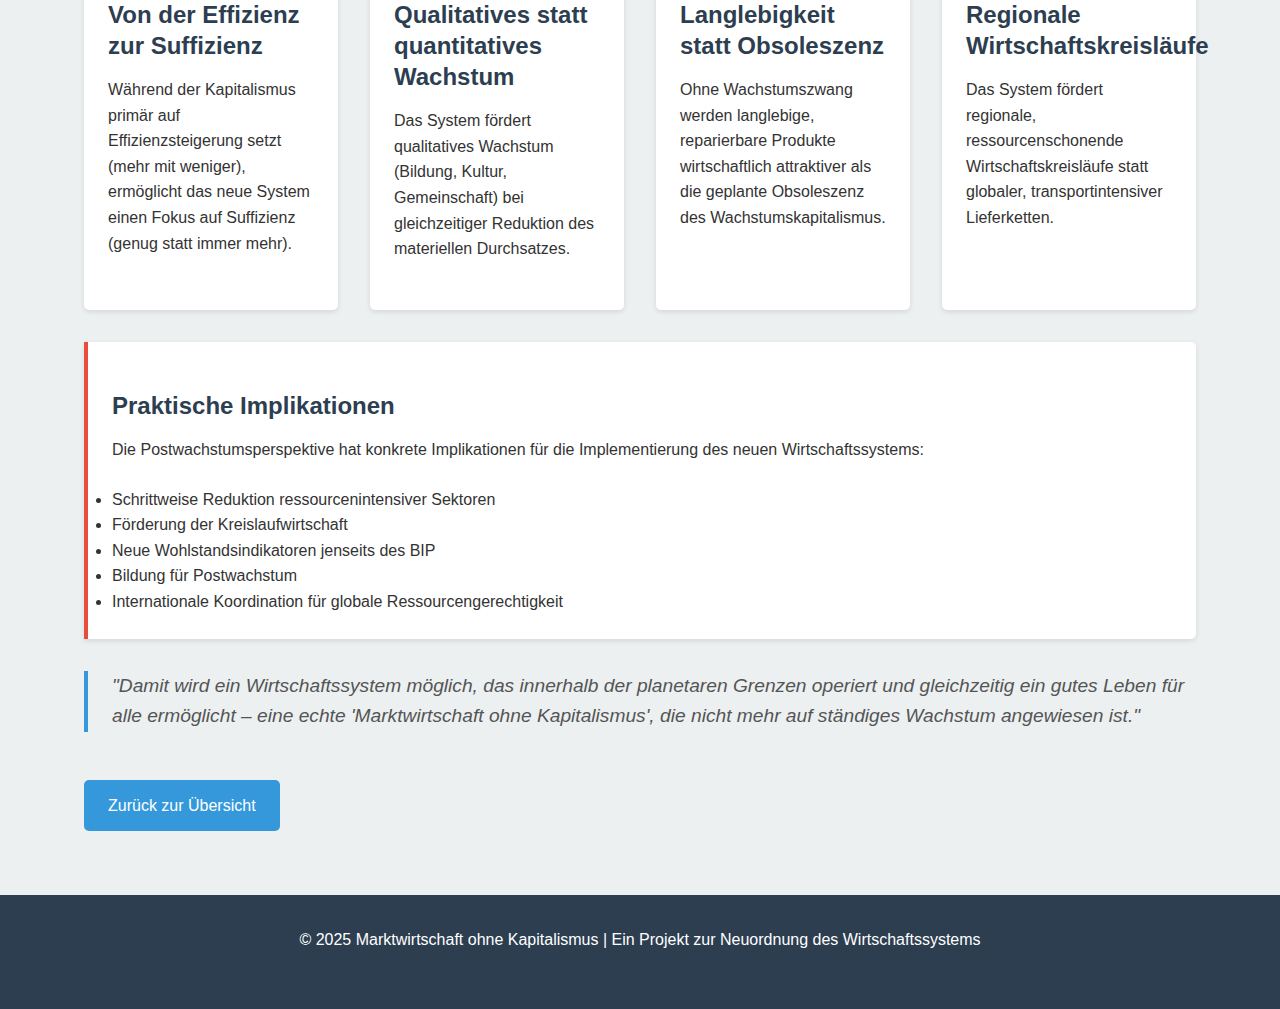
<file: postwachstum.html>
<!DOCTYPE html>
<html lang="de">
<head>
    <meta charset="UTF-8">
    <meta name="viewport" content="width=device-width, initial-scale=1.0">
    <title>Postwachstumsökonomie</title>
    <link rel="stylesheet" href="styles.css">
</head>
<body>
    <header>
        <div class="container">
            <h1>Marktwirtschaft ohne Kapitalismus</h1>
            <p class="subtitle">Postwachstumsökonomie</p>
            <nav>
                <ul>
                    <li><a href="index.html">Startseite</a></li>
                    <li><a href="#wachstumszwang">Wachstumszwang</a></li>
                    <li><a href="#bausteine">Die drei Bausteine</a></li>
                    <li><a href="#synergien">Synergien</a></li>
                    <li><a href="#suffizienz">Suffizienz</a></li>
                </ul>
            </nav>
        </div>
    </header>

    <section id="wachstumszwang" class="hero">
        <div class="container">
            <h2>Überwindung des Wachstumszwangs</h2>
            <p>Ein zentraler Aspekt des vorgeschlagenen Wirtschaftssystems ist seine Fähigkeit, den Wachstumszwang zu überwinden und einen nachhaltigen Schrumpfungspfad zu ermöglichen, ohne soziale Gerechtigkeit zu opfern. Der Kapitalismus heutiger Prägung führt nicht nur zu exponentiellem Wirtschaftswachstum, sondern vor allem zur Anhäufung von Geldvermögen in den Händen weniger.</p>
        </div>
    </section>

    <section id="ursachen">
        <div class="container">
            <h2>Der Wachstumszwang im gegenwärtigen Kapitalismus</h2>
            
            <p>Das gegenwärtige kapitalistische System ist strukturell auf Wachstum angewiesen. Diese Wachstumsabhängigkeit hat mehrere Ursachen:</p>
            
            <div class="cards">
                <div class="card">
                    <h3>Zins- und Zinseszinsmechanismus</h3>
                    <p>Das schuldenbasierte Geldsystem erfordert, dass mehr zurückgezahlt wird (Hauptschuld plus Zinsen) als ursprünglich geschöpft wurde. Dies erzwingt ein exponentielles Wirtschaftswachstum, um die steigenden Zinslasten zu bedienen.</p>
                </div>
                <div class="card">
                    <h3>Vermögenskonzentration</h3>
                    <p>Die Akkumulation von Geldvermögen in den Händen weniger führt zu einer Umverteilung von unten nach oben, die nur durch Wachstum politisch erträglich gemacht werden kann.</p>
                </div>
                <div class="card">
                    <h3>Renditeerwartungen</h3>
                    <p>Die Erwartung steigender Renditen auf Kapitalanlagen treibt Unternehmen zu ständigem Wachstum und Gewinnsteigerung.</p>
                </div>
                <div class="card">
                    <h3>Arbeitsmarktdruck</h3>
                    <p>In einem produktivitätssteigernden System muss die Wirtschaft wachsen, um Arbeitsplätze zu erhalten.</p>
                </div>
            </div>
            
            <div class="feature-box">
                <h3>Ökologische Grenzen</h3>
                <p>Diese Wachstumsabhängigkeit steht in fundamentalem Widerspruch zu den ökologischen Grenzen unseres Planeten. Ein ressourcenintensives Wirtschaftswachstum ist angesichts der Klimakrise und des Biodiversitätsverlusts nicht nachhaltig fortführbar.</p>
            </div>
            
            <blockquote>
                "Der Kapitalismus kann nicht ohne Wachstum existieren, aber unendliches Wachstum kann nicht auf einem endlichen Planeten existieren."
            </blockquote>
        </div>
    </section>

    <section id="bausteine" class="alt-bg">
        <div class="container">
            <h2>Die Rolle der drei Bausteine bei der Überwindung des Wachstumszwangs</h2>
            
            <h3>1. Freiwirtschaft und Demurrage: Eindämmung der Vermögensakkumulation</h3>
            <p>Die Umlaufsicherung (Demurrage) ist das zentrale Element zur Überwindung des Wachstumszwangs. Sie wirkt auf mehreren Ebenen:</p>
            
            <div class="columns">
                <div class="column">
                    <h4>Neutralisierung des Liquiditätsvorteils</h4>
                    <p>Die Demurrage beseitigt den strukturellen Vorteil des Geldes gegenüber verderblichen Waren und damit die Grundlage für Zinsforderungen.</p>
                </div>
                <div class="column">
                    <h4>Verhinderung der Geldvermögenskonzentration</h4>
                    <p>Anders als im zinsbasierten System, wo Geldvermögen exponentiell wachsen, führt die Demurrage zu einer kontinuierlichen Entwertung gehorteten Geldes.</p>
                </div>
                <div class="column">
                    <h4>Förderung langfristiger Investitionen</h4>
                    <p>Die Demurrage lenkt Investitionen in langlebige, nachhaltige Projekte mit moderaten, aber stabilen Renditen.</p>
                </div>
                <div class="column">
                    <h4>Reduzierung der Kapitalrenditeerwartungen</h4>
                    <p>Die Umlaufsicherung senkt die gesellschaftlich erwartete Kapitalrendite auf ein Niveau, das ohne Wachstumszwang erreichbar ist.</p>
                </div>
            </div>
            
            <h3>2. Modern Money Theory: Öffentliche Investitionen ohne Wachstumszwang</h3>
            <p>Die MMT befreit die staatliche Finanzpolitik vom Diktat der Finanzmärkte und ermöglicht eine Wirtschaftspolitik, die nicht auf Wachstum ausgerichtet sein muss:</p>
            
            <div class="columns">
                <div class="column">
                    <h4>Entkopplung von Staatsausgaben und Steuereinnahmen</h4>
                    <p>Der Staat ist nicht mehr auf wachsende Steuereinnahmen angewiesen, um öffentliche Aufgaben zu finanzieren.</p>
                </div>
                <div class="column">
                    <h4>Finanzierung der ökologischen Transformation</h4>
                    <p>Die MMT ermöglicht die Finanzierung umfangreicher Investitionen in den ökologischen Umbau der Wirtschaft.</p>
                </div>
                <div class="column">
                    <h4>Arbeitsgarantie statt Wachstumspolitik</h4>
                    <p>Statt Wachstum zu fördern, kann der Staat direkt sinnvolle Beschäftigung in gesellschaftlich wichtigen Bereichen schaffen.</p>
                </div>
                <div class="column">
                    <h4>Antizyklische Steuerung</h4>
                    <p>Die MMT ermöglicht eine antizyklische Wirtschaftspolitik, die kontrollierte Schrumpfungsprozesse begleiten kann.</p>
                </div>
            </div>
            
            <h3>3. Bedingungsloses Grundeinkommen: Wohlstand ohne Wachstum</h3>
            <p>Das BGE entkoppelt die soziale Sicherheit vom Wirtschaftswachstum und schafft damit die Voraussetzungen für eine Postwachstumsgesellschaft:</p>
            
            <div class="columns">
                <div class="column">
                    <h4>Entkopplung von Einkommen und Erwerbsarbeit</h4>
                    <p>Das BGE sichert ein Grundeinkommen unabhängig von der wirtschaftlichen Entwicklung.</p>
                </div>
                <div class="column">
                    <h4>Ermöglichung von Arbeitszeitverkürzung</h4>
                    <p>Das BGE erleichtert freiwillige Arbeitszeitverkürzungen und damit eine Reduktion des Produktionsvolumens.</p>
                </div>
                <div class="column">
                    <h4>Förderung nicht-materieller Wohlstandsformen</h4>
                    <p>Mit einem BGE können Menschen verstärkt nicht-materielle Formen des Wohlstands anstreben.</p>
                </div>
                <div class="column">
                    <h4>Akzeptanz für Strukturwandel</h4>
                    <p>Das BGE erhöht die gesellschaftliche Akzeptanz für den notwendigen Strukturwandel hin zu einer ressourcenleichteren Wirtschaft.</p>
                </div>
            </div>
        </div>
    </section>

    <section id="synergien">
        <div class="container">
            <h2>Synergien für eine Postwachstumsökonomie</h2>
            
            <p>Die Kombination der drei Bausteine erzeugt Synergien, die besonders wirksam den Wachstumszwang überwinden und eine Postwachstumsökonomie ermöglichen:</p>
            
            <div class="cards">
                <div class="card">
                    <h3>Demurrage + BGE</h3>
                    <p>Die Umlaufsicherung verhindert die Vermögenskonzentration, während das BGE die Grundversorgung sichert. Gemeinsam ermöglichen sie eine gerechtere Verteilung ohne Wachstumszwang.</p>
                </div>
                <div class="card">
                    <h3>Demurrage + MMT</h3>
                    <p>Die Umlaufsicherung senkt die Kapitalrenditeerwartungen, während die MMT eine staatliche Investitionspolitik ohne Wachstumszwang ermöglicht. Gemeinsam fördern sie langfristige, nachhaltige Investitionen.</p>
                </div>
                <div class="card">
                    <h3>MMT + BGE</h3>
                    <p>Die MMT bietet den Finanzierungsrahmen für das BGE, während das BGE die sozialen Härten einer Transformation zur Postwachstumsökonomie abfedert. Gemeinsam ermöglichen sie einen sozial verträglichen Übergang.</p>
                </div>
                <div class="card">
                    <h3>Alle drei Bausteine</h3>
                    <p>Die Kombination aller drei Elemente schafft ein kohärentes System, das den Wachstumszwang auf allen Ebenen überwindet und gleichzeitig soziale Gerechtigkeit und ökologische Nachhaltigkeit fördert.</p>
                </div>
            </div>
            
            <blockquote>
                "Die Kombination aus Freiwirtschaft, MMT und BGE bietet einen kohärenten Rahmen für den Übergang von einer wachstumsabhängigen zu einer postwachstumsfähigen Wirtschaft."
            </blockquote>
        </div>
    </section>

    <section id="suffizienz" class="alt-bg">
        <div class="container">
            <h2>Suffizienz als tragende Säule</h2>
            
            <p>In einem System ohne Wachstumszwang wird Suffizienz (das "Genug") zu einer tragenden Säule der Wirtschaft:</p>
            
            <div class="columns">
                <div class="column">
                    <h3>Von der Effizienz zur Suffizienz</h3>
                    <p>Während der Kapitalismus primär auf Effizienzsteigerung setzt (mehr mit weniger), ermöglicht das neue System einen Fokus auf Suffizienz (genug statt immer mehr).</p>
                </div>
                <div class="column">
                    <h3>Qualitatives statt quantitatives Wachstum</h3>
                    <p>Das System fördert qualitatives Wachstum (Bildung, Kultur, Gemeinschaft) bei gleichzeitiger Reduktion des materiellen Durchsatzes.</p>
                </div>
                <div class="column">
                    <h3>Langlebigkeit statt Obsoleszenz</h3>
                    <p>Ohne Wachstumszwang werden langlebige, reparierbare Produkte wirtschaftlich attraktiver als die geplante Obsoleszenz des Wachstumskapitalismus.</p>
                </div>
                <div class="column">
                    <h3>Regionale Wirtschaftskreisläufe</h3>
                    <p>Das System fördert regionale, ressourcenschonende Wirtschaftskreisläufe statt globaler, transportintensiver Lieferketten.</p>
                </div>
            </div>
            
            <div class="feature-box">
                <h3>Praktische Implikationen</h3>
                <p>Die Postwachstumsperspektive hat konkrete Implikationen für die Implementierung des neuen Wirtschaftssystems:</p>
                <ul>
                    <li>Schrittweise Reduktion ressourcenintensiver Sektoren</li>
                    <li>Förderung der Kreislaufwirtschaft</li>
                    <li>Neue Wohlstandsindikatoren jenseits des BIP</li>
                    <li>Bildung für Postwachstum</li>
                    <li>Internationale Koordination für globale Ressourcengerechtigkeit</li>
                </ul>
            </div>
            
            <blockquote>
                "Damit wird ein Wirtschaftssystem möglich, das innerhalb der planetaren Grenzen operiert und gleichzeitig ein gutes Leben für alle ermöglicht – eine echte 'Marktwirtschaft ohne Kapitalismus', die nicht mehr auf ständiges Wachstum angewiesen ist."
            </blockquote>
            
            <a href="index.html" class="btn">Zurück zur Übersicht</a>
        </div>
    </section>

    <footer>
        <div class="container">
            <p>&copy; 2025 Marktwirtschaft ohne Kapitalismus | Ein Projekt zur Neuordnung des Wirtschaftssystems</p>
        </div>
    </footer>

    <script src="script.js"></script>
</body>
</html>
</file>
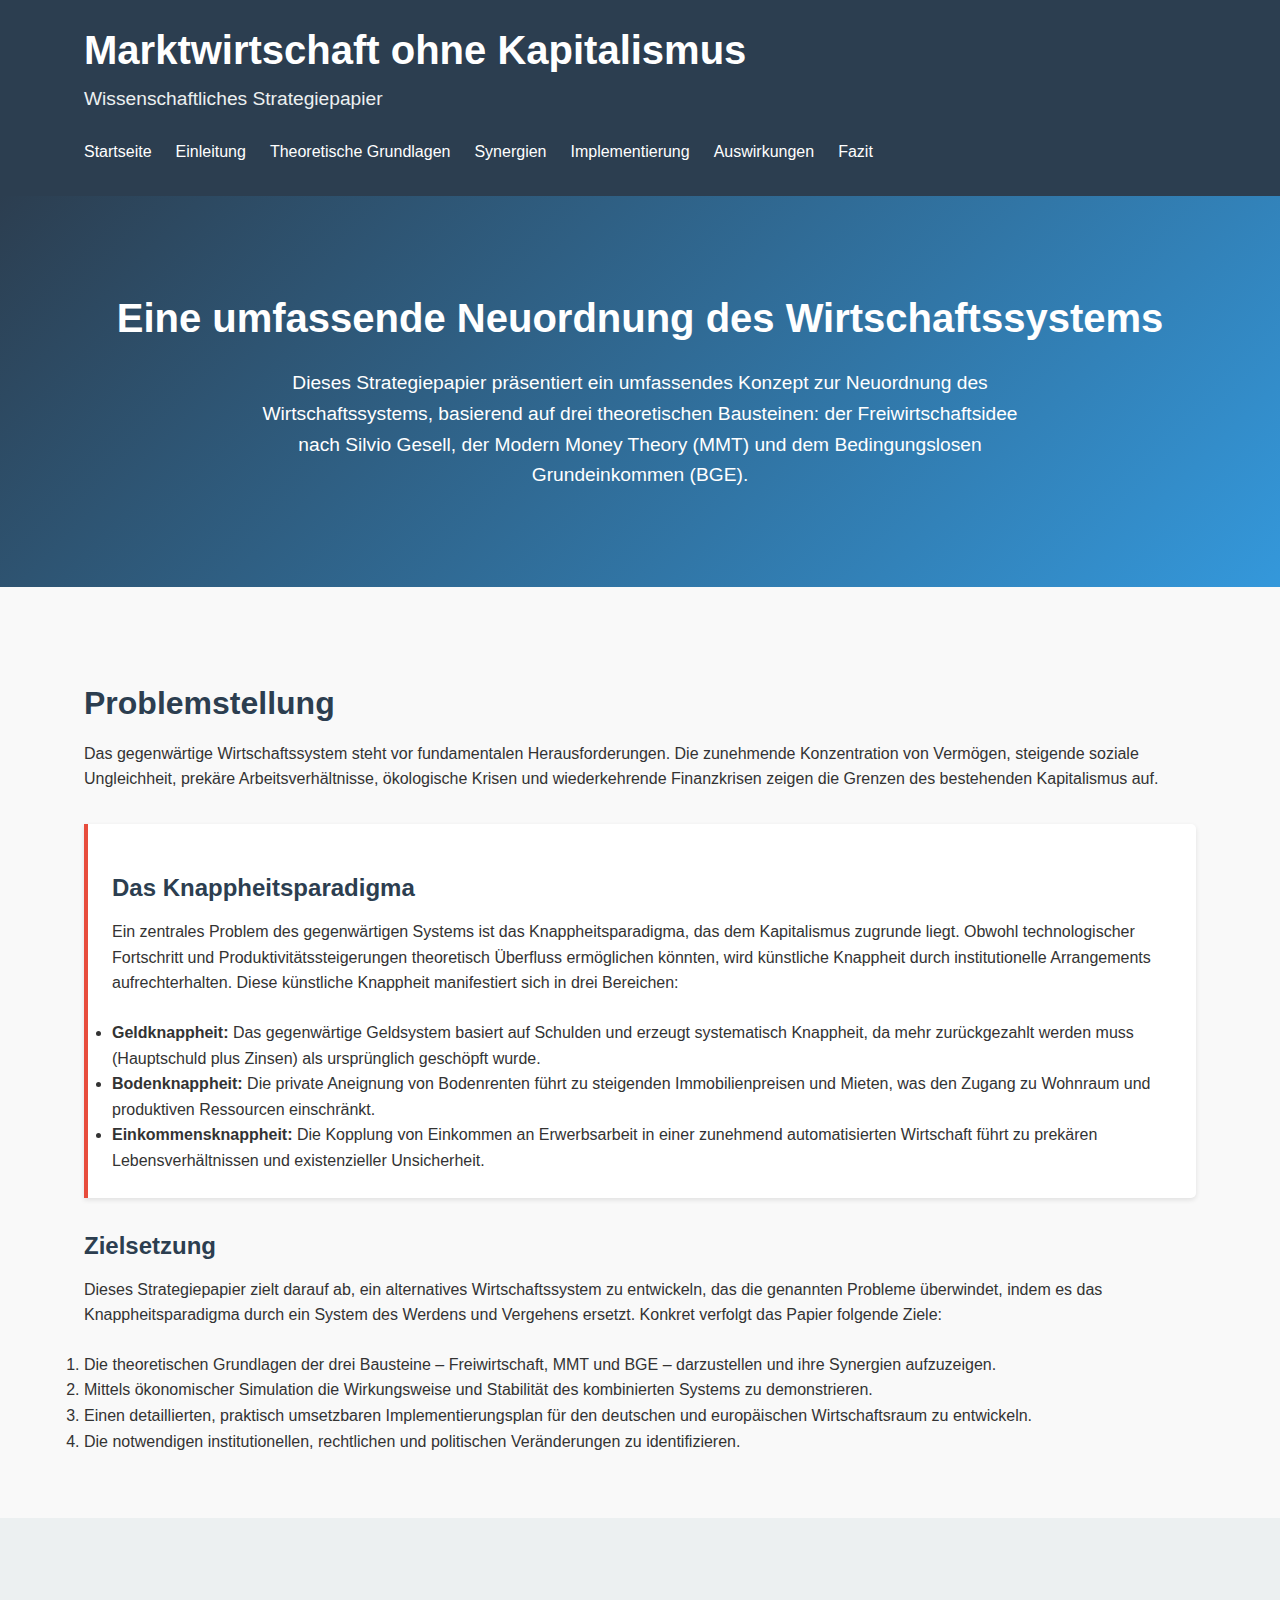
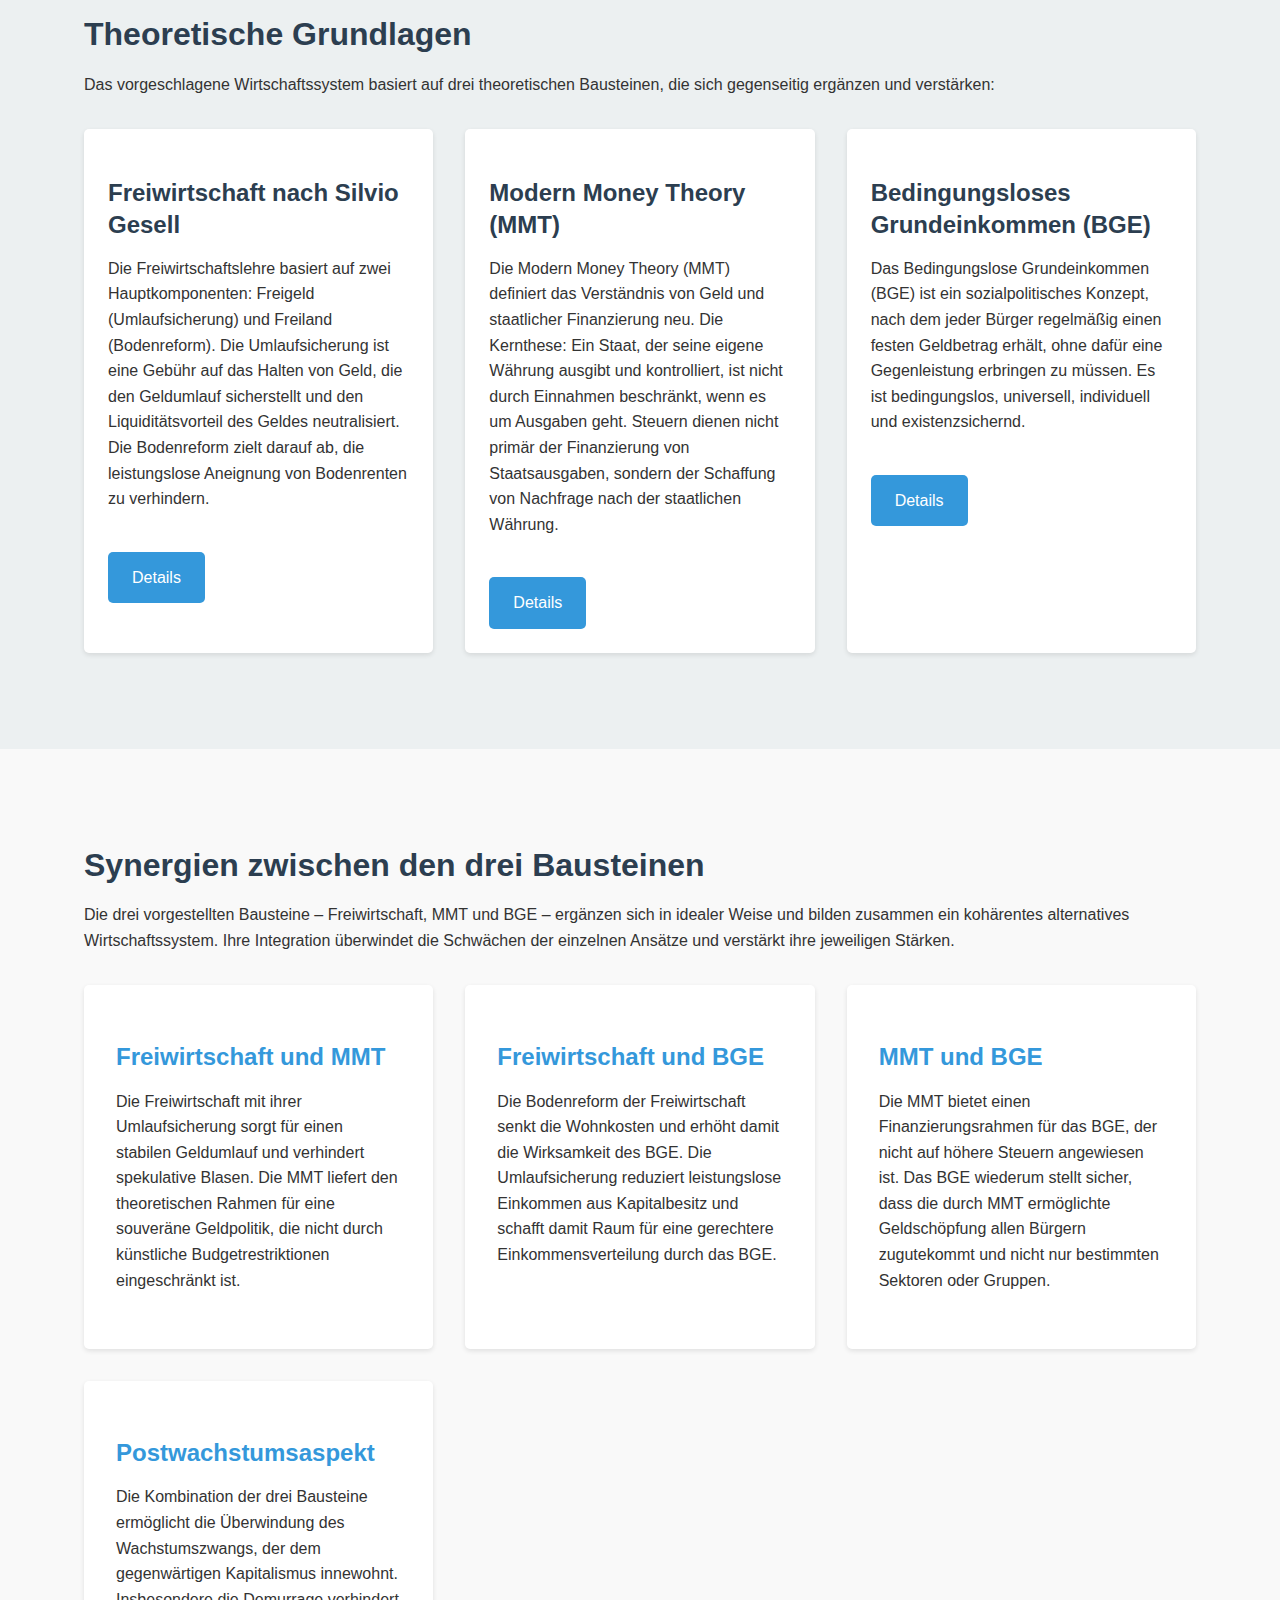
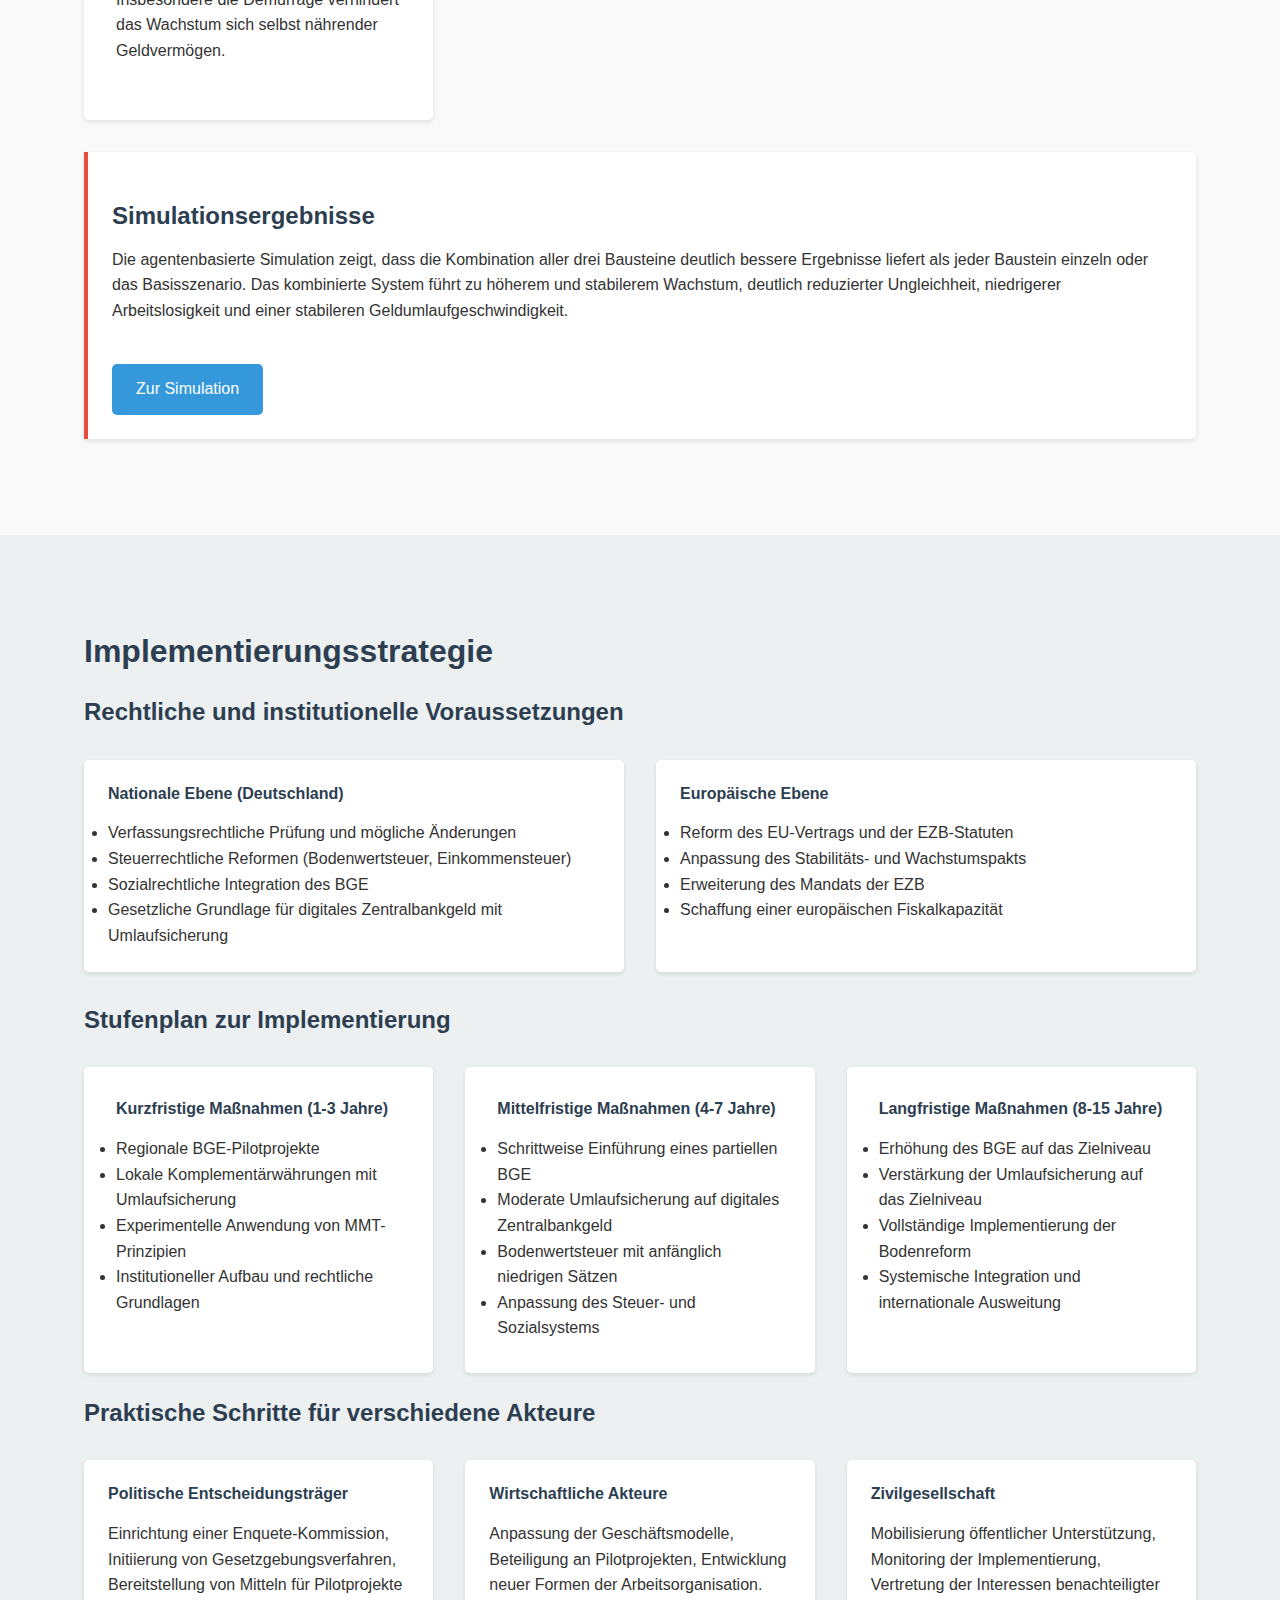
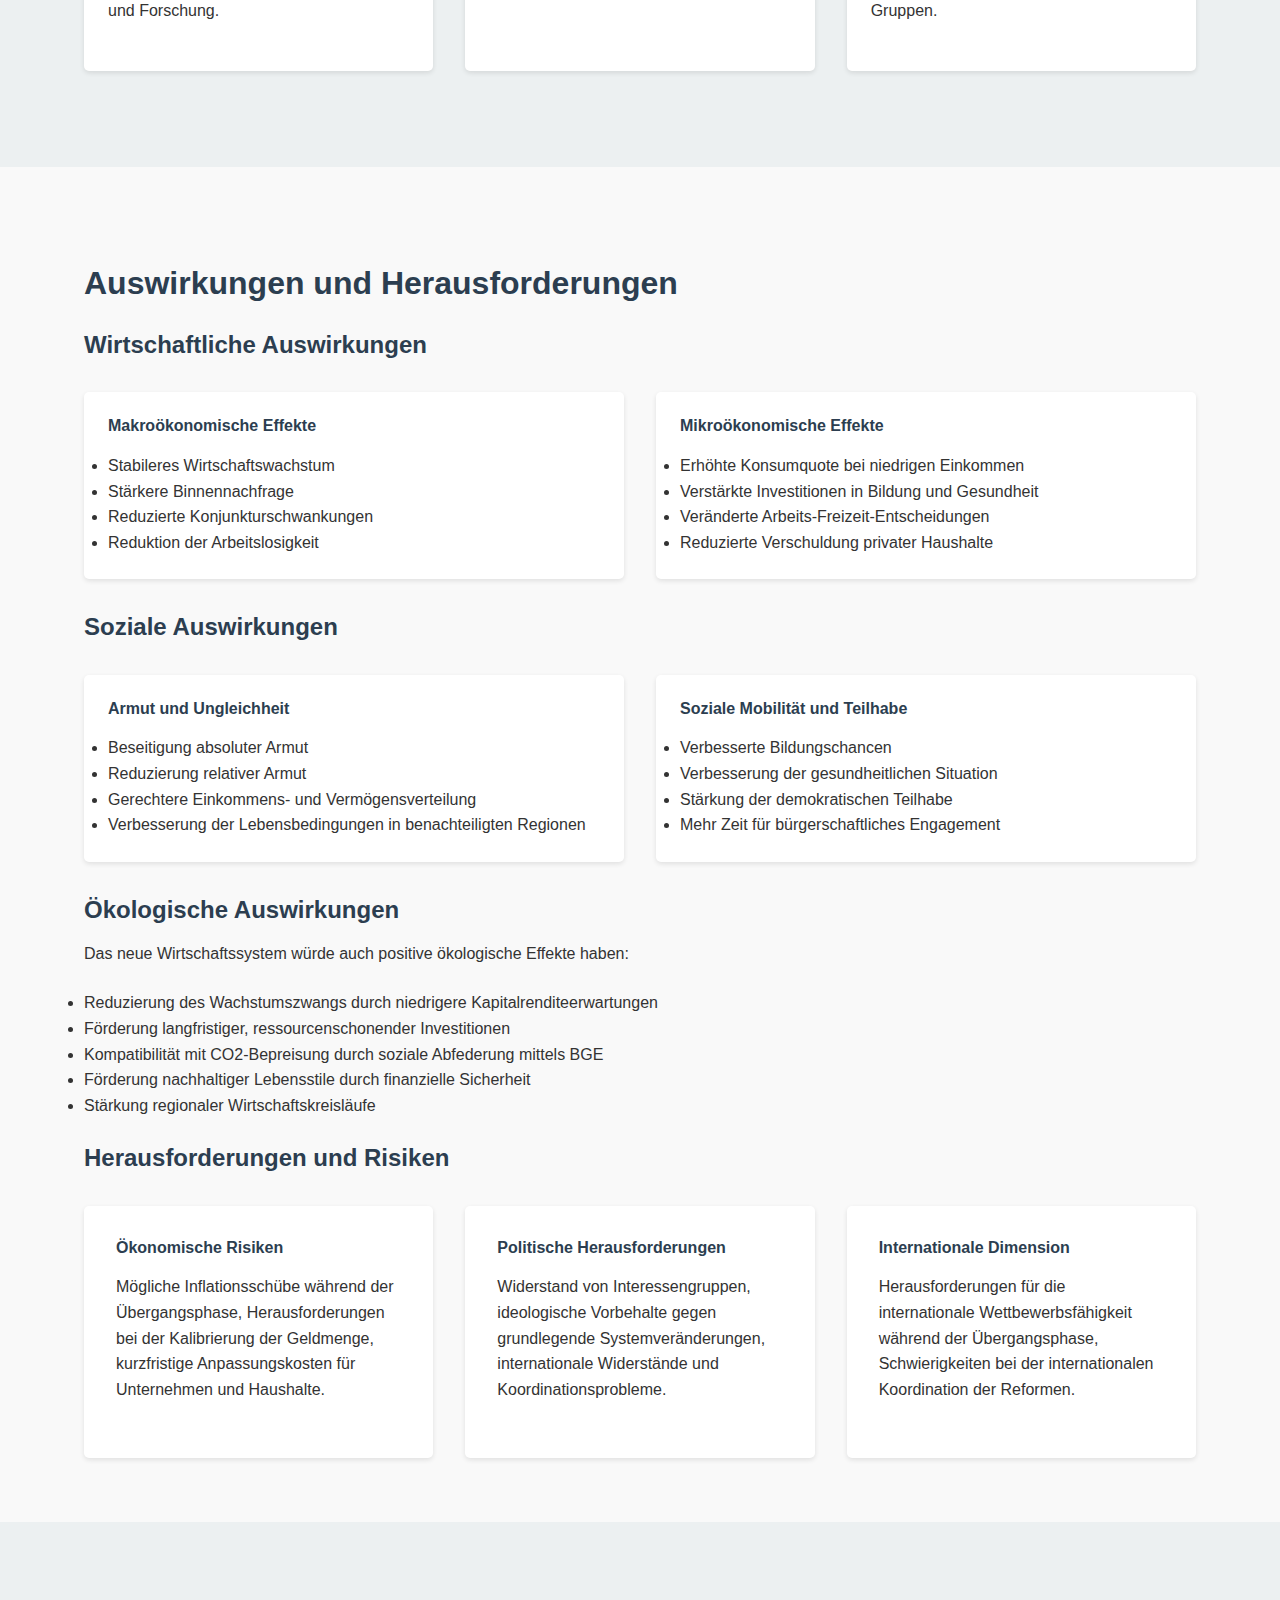
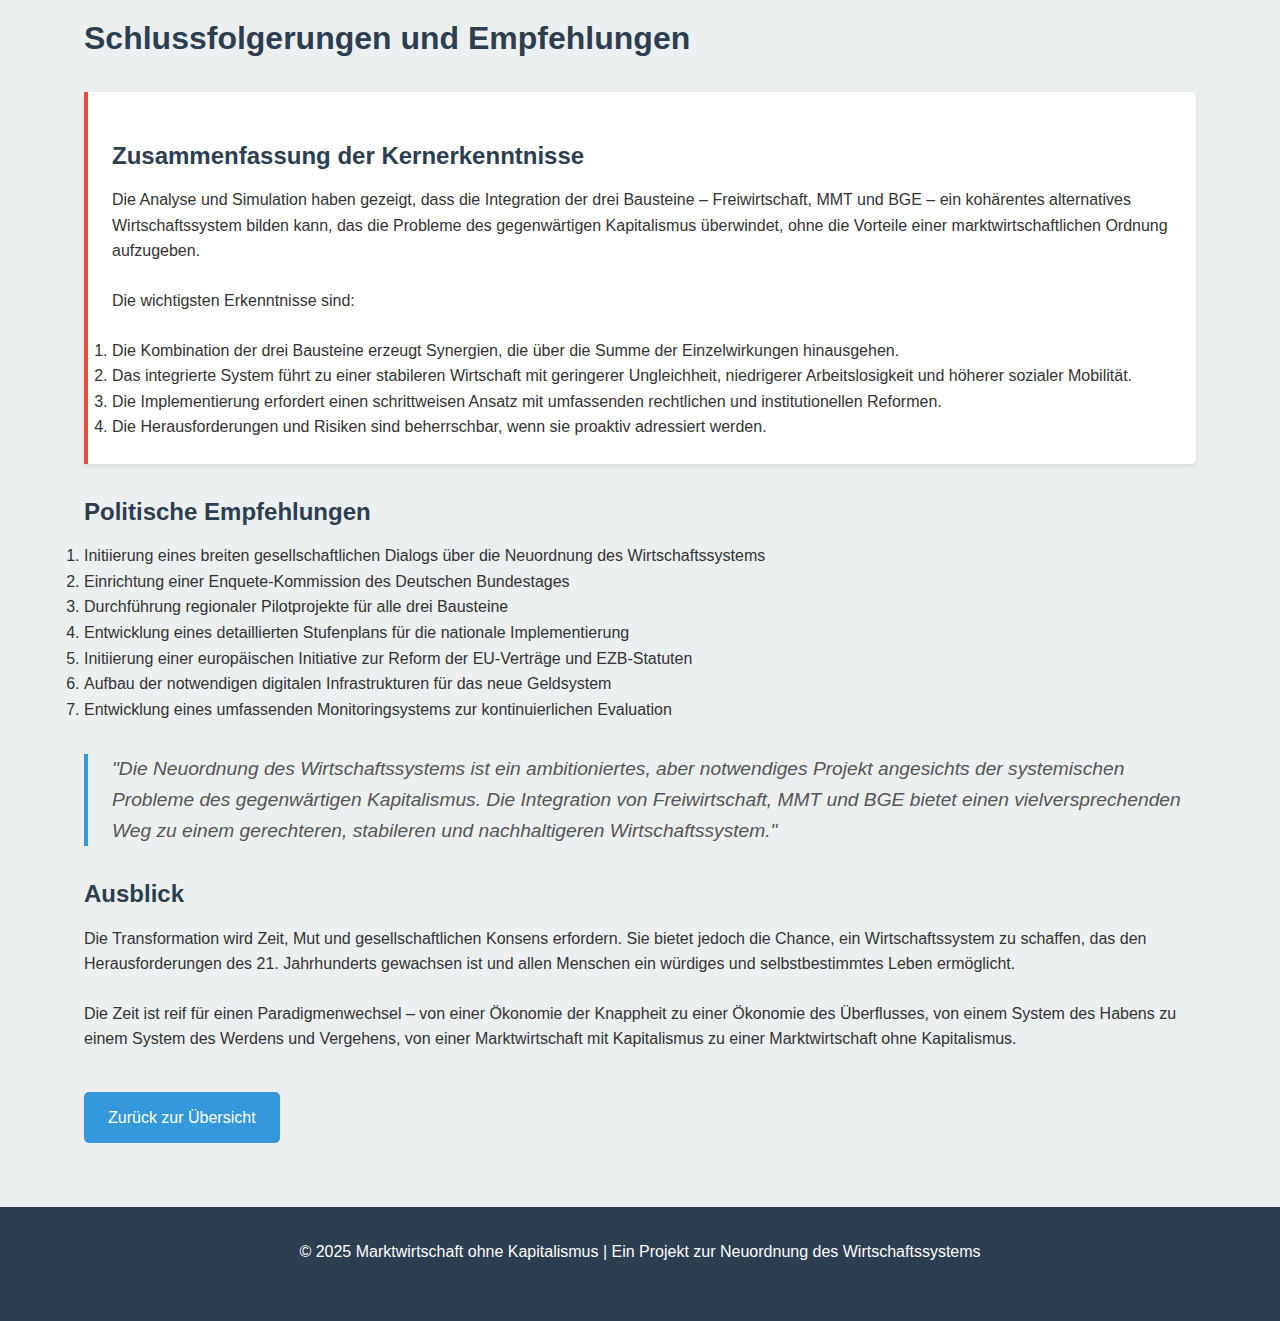
<file: strategiepapier.html>
<!DOCTYPE html>
<html lang="de">
<head>
    <meta charset="UTF-8">
    <meta name="viewport" content="width=device-width, initial-scale=1.0">
    <title>Strategiepapier</title>
    <link rel="stylesheet" href="styles.css">
</head>
<body>
    <header>
        <div class="container">
            <h1>Marktwirtschaft ohne Kapitalismus</h1>
            <p class="subtitle">Wissenschaftliches Strategiepapier</p>
            <nav>
                <ul>
                    <li><a href="index.html">Startseite</a></li>
                    <li><a href="#einleitung">Einleitung</a></li>
                    <li><a href="#grundlagen">Theoretische Grundlagen</a></li>
                    <li><a href="#synergien">Synergien</a></li>
                    <li><a href="#implementierung">Implementierung</a></li>
                    <li><a href="#auswirkungen">Auswirkungen</a></li>
                    <li><a href="#fazit">Fazit</a></li>
                </ul>
            </nav>
        </div>
    </header>

    <section id="einleitung" class="hero">
        <div class="container">
            <h2>Eine umfassende Neuordnung des Wirtschaftssystems</h2>
            <p>Dieses Strategiepapier präsentiert ein umfassendes Konzept zur Neuordnung des Wirtschaftssystems, basierend auf drei theoretischen Bausteinen: der Freiwirtschaftsidee nach Silvio Gesell, der Modern Money Theory (MMT) und dem Bedingungslosen Grundeinkommen (BGE).</p>
        </div>
    </section>

    <section id="problemstellung">
        <div class="container">
            <h2>Problemstellung</h2>
            
            <p>Das gegenwärtige Wirtschaftssystem steht vor fundamentalen Herausforderungen. Die zunehmende Konzentration von Vermögen, steigende soziale Ungleichheit, prekäre Arbeitsverhältnisse, ökologische Krisen und wiederkehrende Finanzkrisen zeigen die Grenzen des bestehenden Kapitalismus auf.</p>
            
            <div class="feature-box">
                <h3>Das Knappheitsparadigma</h3>
                <p>Ein zentrales Problem des gegenwärtigen Systems ist das Knappheitsparadigma, das dem Kapitalismus zugrunde liegt. Obwohl technologischer Fortschritt und Produktivitätssteigerungen theoretisch Überfluss ermöglichen könnten, wird künstliche Knappheit durch institutionelle Arrangements aufrechterhalten. Diese künstliche Knappheit manifestiert sich in drei Bereichen:</p>
                <ul>
                    <li><strong>Geldknappheit:</strong> Das gegenwärtige Geldsystem basiert auf Schulden und erzeugt systematisch Knappheit, da mehr zurückgezahlt werden muss (Hauptschuld plus Zinsen) als ursprünglich geschöpft wurde.</li>
                    <li><strong>Bodenknappheit:</strong> Die private Aneignung von Bodenrenten führt zu steigenden Immobilienpreisen und Mieten, was den Zugang zu Wohnraum und produktiven Ressourcen einschränkt.</li>
                    <li><strong>Einkommensknappheit:</strong> Die Kopplung von Einkommen an Erwerbsarbeit in einer zunehmend automatisierten Wirtschaft führt zu prekären Lebensverhältnissen und existenzieller Unsicherheit.</li>
                </ul>
            </div>
            
            <h3>Zielsetzung</h3>
            <p>Dieses Strategiepapier zielt darauf ab, ein alternatives Wirtschaftssystem zu entwickeln, das die genannten Probleme überwindet, indem es das Knappheitsparadigma durch ein System des Werdens und Vergehens ersetzt. Konkret verfolgt das Papier folgende Ziele:</p>
            <ol>
                <li>Die theoretischen Grundlagen der drei Bausteine – Freiwirtschaft, MMT und BGE – darzustellen und ihre Synergien aufzuzeigen.</li>
                <li>Mittels ökonomischer Simulation die Wirkungsweise und Stabilität des kombinierten Systems zu demonstrieren.</li>
                <li>Einen detaillierten, praktisch umsetzbaren Implementierungsplan für den deutschen und europäischen Wirtschaftsraum zu entwickeln.</li>
                <li>Die notwendigen institutionellen, rechtlichen und politischen Veränderungen zu identifizieren.</li>
            </ol>
        </div>
    </section>

    <section id="grundlagen" class="alt-bg">
        <div class="container">
            <h2>Theoretische Grundlagen</h2>
            
            <p>Das vorgeschlagene Wirtschaftssystem basiert auf drei theoretischen Bausteinen, die sich gegenseitig ergänzen und verstärken:</p>
            
            <div class="columns">
                <div class="column">
                    <h3>Freiwirtschaft nach Silvio Gesell</h3>
                    <p>Die Freiwirtschaftslehre basiert auf zwei Hauptkomponenten: Freigeld (Umlaufsicherung) und Freiland (Bodenreform). Die Umlaufsicherung ist eine Gebühr auf das Halten von Geld, die den Geldumlauf sicherstellt und den Liquiditätsvorteil des Geldes neutralisiert. Die Bodenreform zielt darauf ab, die leistungslose Aneignung von Bodenrenten zu verhindern.</p>
                    <a href="freiwirtschaft.html" class="btn">Details</a>
                </div>
                <div class="column">
                    <h3>Modern Money Theory (MMT)</h3>
                    <p>Die Modern Money Theory (MMT) definiert das Verständnis von Geld und staatlicher Finanzierung neu. Die Kernthese: Ein Staat, der seine eigene Währung ausgibt und kontrolliert, ist nicht durch Einnahmen beschränkt, wenn es um Ausgaben geht. Steuern dienen nicht primär der Finanzierung von Staatsausgaben, sondern der Schaffung von Nachfrage nach der staatlichen Währung.</p>
                    <a href="mmt.html" class="btn">Details</a>
                </div>
                <div class="column">
                    <h3>Bedingungsloses Grundeinkommen (BGE)</h3>
                    <p>Das Bedingungslose Grundeinkommen (BGE) ist ein sozialpolitisches Konzept, nach dem jeder Bürger regelmäßig einen festen Geldbetrag erhält, ohne dafür eine Gegenleistung erbringen zu müssen. Es ist bedingungslos, universell, individuell und existenzsichernd.</p>
                    <a href="grundeinkommen.html" class="btn">Details</a>
                </div>
            </div>
        </div>
    </section>

    <section id="synergien">
        <div class="container">
            <h2>Synergien zwischen den drei Bausteinen</h2>
            
            <p>Die drei vorgestellten Bausteine – Freiwirtschaft, MMT und BGE – ergänzen sich in idealer Weise und bilden zusammen ein kohärentes alternatives Wirtschaftssystem. Ihre Integration überwindet die Schwächen der einzelnen Ansätze und verstärkt ihre jeweiligen Stärken.</p>
            
            <div class="cards">
                <div class="card">
                    <h3>Freiwirtschaft und MMT</h3>
                    <p>Die Freiwirtschaft mit ihrer Umlaufsicherung sorgt für einen stabilen Geldumlauf und verhindert spekulative Blasen. Die MMT liefert den theoretischen Rahmen für eine souveräne Geldpolitik, die nicht durch künstliche Budgetrestriktionen eingeschränkt ist.</p>
                </div>
                <div class="card">
                    <h3>Freiwirtschaft und BGE</h3>
                    <p>Die Bodenreform der Freiwirtschaft senkt die Wohnkosten und erhöht damit die Wirksamkeit des BGE. Die Umlaufsicherung reduziert leistungslose Einkommen aus Kapitalbesitz und schafft damit Raum für eine gerechtere Einkommensverteilung durch das BGE.</p>
                </div>
                <div class="card">
                    <h3>MMT und BGE</h3>
                    <p>Die MMT bietet einen Finanzierungsrahmen für das BGE, der nicht auf höhere Steuern angewiesen ist. Das BGE wiederum stellt sicher, dass die durch MMT ermöglichte Geldschöpfung allen Bürgern zugutekommt und nicht nur bestimmten Sektoren oder Gruppen.</p>
                </div>
                <div class="card">
                    <h3>Postwachstumsaspekt</h3>
                    <p>Die Kombination der drei Bausteine ermöglicht die Überwindung des Wachstumszwangs, der dem gegenwärtigen Kapitalismus innewohnt. Insbesondere die Demurrage verhindert das Wachstum sich selbst nährender Geldvermögen.</p>
                </div>
            </div>
            
            <div class="feature-box">
                <h3>Simulationsergebnisse</h3>
                <p>Die agentenbasierte Simulation zeigt, dass die Kombination aller drei Bausteine deutlich bessere Ergebnisse liefert als jeder Baustein einzeln oder das Basisszenario. Das kombinierte System führt zu höherem und stabilerem Wachstum, deutlich reduzierter Ungleichheit, niedrigerer Arbeitslosigkeit und einer stabileren Geldumlaufgeschwindigkeit.</p>
                <a href="simulation.html" class="btn">Zur Simulation</a>
            </div>
        </div>
    </section>

    <section id="implementierung" class="alt-bg">
        <div class="container">
            <h2>Implementierungsstrategie</h2>
            
            <h3>Rechtliche und institutionelle Voraussetzungen</h3>
            <div class="columns">
                <div class="column">
                    <h4>Nationale Ebene (Deutschland)</h4>
                    <ul>
                        <li>Verfassungsrechtliche Prüfung und mögliche Änderungen</li>
                        <li>Steuerrechtliche Reformen (Bodenwertsteuer, Einkommensteuer)</li>
                        <li>Sozialrechtliche Integration des BGE</li>
                        <li>Gesetzliche Grundlage für digitales Zentralbankgeld mit Umlaufsicherung</li>
                    </ul>
                </div>
                <div class="column">
                    <h4>Europäische Ebene</h4>
                    <ul>
                        <li>Reform des EU-Vertrags und der EZB-Statuten</li>
                        <li>Anpassung des Stabilitäts- und Wachstumspakts</li>
                        <li>Erweiterung des Mandats der EZB</li>
                        <li>Schaffung einer europäischen Fiskalkapazität</li>
                    </ul>
                </div>
            </div>
            
            <h3>Stufenplan zur Implementierung</h3>
            <div class="cards">
                <div class="card">
                    <h4>Kurzfristige Maßnahmen (1-3 Jahre)</h4>
                    <ul>
                        <li>Regionale BGE-Pilotprojekte</li>
                        <li>Lokale Komplementärwährungen mit Umlaufsicherung</li>
                        <li>Experimentelle Anwendung von MMT-Prinzipien</li>
                        <li>Institutioneller Aufbau und rechtliche Grundlagen</li>
                    </ul>
                </div>
                <div class="card">
                    <h4>Mittelfristige Maßnahmen (4-7 Jahre)</h4>
                    <ul>
                        <li>Schrittweise Einführung eines partiellen BGE</li>
                        <li>Moderate Umlaufsicherung auf digitales Zentralbankgeld</li>
                        <li>Bodenwertsteuer mit anfänglich niedrigen Sätzen</li>
                        <li>Anpassung des Steuer- und Sozialsystems</li>
                    </ul>
                </div>
                <div class="card">
                    <h4>Langfristige Maßnahmen (8-15 Jahre)</h4>
                    <ul>
                        <li>Erhöhung des BGE auf das Zielniveau</li>
                        <li>Verstärkung der Umlaufsicherung auf das Zielniveau</li>
                        <li>Vollständige Implementierung der Bodenreform</li>
                        <li>Systemische Integration und internationale Ausweitung</li>
                    </ul>
                </div>
            </div>
            
            <h3>Praktische Schritte für verschiedene Akteure</h3>
            <div class="columns">
                <div class="column">
                    <h4>Politische Entscheidungsträger</h4>
                    <p>Einrichtung einer Enquete-Kommission, Initiierung von Gesetzgebungsverfahren, Bereitstellung von Mitteln für Pilotprojekte und Forschung.</p>
                </div>
                <div class="column">
                    <h4>Wirtschaftliche Akteure</h4>
                    <p>Anpassung der Geschäftsmodelle, Beteiligung an Pilotprojekten, Entwicklung neuer Formen der Arbeitsorganisation.</p>
                </div>
                <div class="column">
                    <h4>Zivilgesellschaft</h4>
                    <p>Mobilisierung öffentlicher Unterstützung, Monitoring der Implementierung, Vertretung der Interessen benachteiligter Gruppen.</p>
                </div>
            </div>
        </div>
    </section>

    <section id="auswirkungen">
        <div class="container">
            <h2>Auswirkungen und Herausforderungen</h2>
            
            <h3>Wirtschaftliche Auswirkungen</h3>
            <div class="columns">
                <div class="column">
                    <h4>Makroökonomische Effekte</h4>
                    <ul>
                        <li>Stabileres Wirtschaftswachstum</li>
                        <li>Stärkere Binnennachfrage</li>
                        <li>Reduzierte Konjunkturschwankungen</li>
                        <li>Reduktion der Arbeitslosigkeit</li>
                    </ul>
                </div>
                <div class="column">
                    <h4>Mikroökonomische Effekte</h4>
                    <ul>
                        <li>Erhöhte Konsumquote bei niedrigen Einkommen</li>
                        <li>Verstärkte Investitionen in Bildung und Gesundheit</li>
                        <li>Veränderte Arbeits-Freizeit-Entscheidungen</li>
                        <li>Reduzierte Verschuldung privater Haushalte</li>
                    </ul>
                </div>
            </div>
            
            <h3>Soziale Auswirkungen</h3>
            <div class="columns">
                <div class="column">
                    <h4>Armut und Ungleichheit</h4>
                    <ul>
                        <li>Beseitigung absoluter Armut</li>
                        <li>Reduzierung relativer Armut</li>
                        <li>Gerechtere Einkommens- und Vermögensverteilung</li>
                        <li>Verbesserung der Lebensbedingungen in benachteiligten Regionen</li>
                    </ul>
                </div>
                <div class="column">
                    <h4>Soziale Mobilität und Teilhabe</h4>
                    <ul>
                        <li>Verbesserte Bildungschancen</li>
                        <li>Verbesserung der gesundheitlichen Situation</li>
                        <li>Stärkung der demokratischen Teilhabe</li>
                        <li>Mehr Zeit für bürgerschaftliches Engagement</li>
                    </ul>
                </div>
            </div>
            
            <h3>Ökologische Auswirkungen</h3>
            <p>Das neue Wirtschaftssystem würde auch positive ökologische Effekte haben:</p>
            <ul>
                <li>Reduzierung des Wachstumszwangs durch niedrigere Kapitalrenditeerwartungen</li>
                <li>Förderung langfristiger, ressourcenschonender Investitionen</li>
                <li>Kompatibilität mit CO2-Bepreisung durch soziale Abfederung mittels BGE</li>
                <li>Förderung nachhaltiger Lebensstile durch finanzielle Sicherheit</li>
                <li>Stärkung regionaler Wirtschaftskreisläufe</li>
            </ul>
            
            <h3>Herausforderungen und Risiken</h3>
            <div class="cards">
                <div class="card">
                    <h4>Ökonomische Risiken</h4>
                    <p>Mögliche Inflationsschübe während der Übergangsphase, Herausforderungen bei der Kalibrierung der Geldmenge, kurzfristige Anpassungskosten für Unternehmen und Haushalte.</p>
                </div>
                <div class="card">
                    <h4>Politische Herausforderungen</h4>
                    <p>Widerstand von Interessengruppen, ideologische Vorbehalte gegen grundlegende Systemveränderungen, internationale Widerstände und Koordinationsprobleme.</p>
                </div>
                <div class="card">
                    <h4>Internationale Dimension</h4>
                    <p>Herausforderungen für die internationale Wettbewerbsfähigkeit während der Übergangsphase, Schwierigkeiten bei der internationalen Koordination der Reformen.</p>
                </div>
            </div>
        </div>
    </section>

    <section id="fazit" class="alt-bg">
        <div class="container">
            <h2>Schlussfolgerungen und Empfehlungen</h2>
            
            <div class="feature-box">
                <h3>Zusammenfassung der Kernerkenntnisse</h3>
                <p>Die Analyse und Simulation haben gezeigt, dass die Integration der drei Bausteine – Freiwirtschaft, MMT und BGE – ein kohärentes alternatives Wirtschaftssystem bilden kann, das die Probleme des gegenwärtigen Kapitalismus überwindet, ohne die Vorteile einer marktwirtschaftlichen Ordnung aufzugeben.</p>
                <p>Die wichtigsten Erkenntnisse sind:</p>
                <ol>
                    <li>Die Kombination der drei Bausteine erzeugt Synergien, die über die Summe der Einzelwirkungen hinausgehen.</li>
                    <li>Das integrierte System führt zu einer stabileren Wirtschaft mit geringerer Ungleichheit, niedrigerer Arbeitslosigkeit und höherer sozialer Mobilität.</li>
                    <li>Die Implementierung erfordert einen schrittweisen Ansatz mit umfassenden rechtlichen und institutionellen Reformen.</li>
                    <li>Die Herausforderungen und Risiken sind beherrschbar, wenn sie proaktiv adressiert werden.</li>
                </ol>
            </div>
            
            <h3>Politische Empfehlungen</h3>
            <ol>
                <li>Initiierung eines breiten gesellschaftlichen Dialogs über die Neuordnung des Wirtschaftssystems</li>
                <li>Einrichtung einer Enquete-Kommission des Deutschen Bundestages</li>
                <li>Durchführung regionaler Pilotprojekte für alle drei Bausteine</li>
                <li>Entwicklung eines detaillierten Stufenplans für die nationale Implementierung</li>
                <li>Initiierung einer europäischen Initiative zur Reform der EU-Verträge und EZB-Statuten</li>
                <li>Aufbau der notwendigen digitalen Infrastrukturen für das neue Geldsystem</li>
                <li>Entwicklung eines umfassenden Monitoringsystems zur kontinuierlichen Evaluation</li>
            </ol>
            
            <blockquote>
                "Die Neuordnung des Wirtschaftssystems ist ein ambitioniertes, aber notwendiges Projekt angesichts der systemischen Probleme des gegenwärtigen Kapitalismus. Die Integration von Freiwirtschaft, MMT und BGE bietet einen vielversprechenden Weg zu einem gerechteren, stabileren und nachhaltigeren Wirtschaftssystem."
            </blockquote>
            
            <h3>Ausblick</h3>
            <p>Die Transformation wird Zeit, Mut und gesellschaftlichen Konsens erfordern. Sie bietet jedoch die Chance, ein Wirtschaftssystem zu schaffen, das den Herausforderungen des 21. Jahrhunderts gewachsen ist und allen Menschen ein würdiges und selbstbestimmtes Leben ermöglicht.</p>
            <p>Die Zeit ist reif für einen Paradigmenwechsel – von einer Ökonomie der Knappheit zu einer Ökonomie des Überflusses, von einem System des Habens zu einem System des Werdens und Vergehens, von einer Marktwirtschaft mit Kapitalismus zu einer Marktwirtschaft ohne Kapitalismus.</p>
            
            <a href="index.html" class="btn">Zurück zur Übersicht</a>
        </div>
    </section>

    <footer>
        <div class="container">
            <p>&copy; 2025 Marktwirtschaft ohne Kapitalismus | Ein Projekt zur Neuordnung des Wirtschaftssystems</p>
        </div>
    </footer>

    <script src="script.js"></script>
</body>
</html>
</file>
<file: styles.css>
/* Base styles */
:root {
    --primary-color: #2c3e50;
    --secondary-color: #3498db;
    --accent-color: #e74c3c;
    --light-color: #ecf0f1;
    --dark-color: #2c3e50;
    --text-color: #333;
    --light-text: #fff;
    --border-radius: 5px;
    --box-shadow: 0 2px 5px rgba(0,0,0,0.1);
    --transition: all 0.3s ease;
}

* {
    margin: 0;
    padding: 0;
    box-sizing: border-box;
}

body {
    font-family: 'Roboto', 'Helvetica Neue', Arial, sans-serif;
    line-height: 1.6;
    color: var(--text-color);
    background-color: #f9f9f9;
}

.container {
    width: 90%;
    max-width: 1200px;
    margin: 0 auto;
    padding: 0 20px;
}

/* Typography */
h1, h2, h3, h4, h5, h6 {
    margin-bottom: 1rem;
    line-height: 1.3;
    font-weight: 700;
    color: var(--primary-color);
}

h1 {
    font-size: 2.5rem;
}

h2 {
    font-size: 2rem;
    margin-top: 2rem;
}

h3 {
    font-size: 1.5rem;
    margin-top: 1.5rem;
}

p {
    margin-bottom: 1.5rem;
}

a {
    color: var(--secondary-color);
    text-decoration: none;
    transition: var(--transition);
}

a:hover {
    color: var(--accent-color);
}

/* Header */
header {
    background-color: var(--primary-color);
    color: var(--light-text);
    padding: 1.5rem 0;
    box-shadow: var(--box-shadow);
}

header h1 {
    color: var(--light-text);
    margin-bottom: 0.5rem;
}

.subtitle {
    font-size: 1.2rem;
    margin-bottom: 1.5rem;
    color: var(--light-color);
}

nav ul {
    display: flex;
    list-style: none;
    flex-wrap: wrap;
}

nav ul li {
    margin-right: 1.5rem;
    margin-bottom: 0.5rem;
}

nav ul li a {
    color: var(--light-text);
    font-weight: 500;
    padding: 0.5rem 0;
    border-bottom: 2px solid transparent;
}

nav ul li a:hover {
    border-bottom: 2px solid var(--light-text);
    color: var(--light-text);
}

/* Hero section */
.hero {
    background: linear-gradient(135deg, var(--primary-color) 0%, var(--secondary-color) 100%);
    color: var(--light-text);
    padding: 4rem 0;
    text-align: center;
}

.hero h2 {
    color: var(--light-text);
    font-size: 2.5rem;
    margin-bottom: 1.5rem;
}

.hero p {
    font-size: 1.2rem;
    max-width: 800px;
    margin: 0 auto 2rem;
}

/* Sections */
section {
    padding: 4rem 0;
}

.alt-bg {
    background-color: var(--light-color);
}

/* Cards */
.cards {
    display: grid;
    grid-template-columns: repeat(auto-fit, minmax(300px, 1fr));
    gap: 2rem;
    margin-top: 2rem;
}

.card {
    background-color: #fff;
    border-radius: var(--border-radius);
    box-shadow: var(--box-shadow);
    padding: 2rem;
    transition: var(--transition);
}

.card:hover {
    transform: translateY(-5px);
    box-shadow: 0 5px 15px rgba(0,0,0,0.1);
}

.card h3 {
    color: var(--secondary-color);
}

/* Buttons */
.btn {
    display: inline-block;
    background-color: var(--secondary-color);
    color: var(--light-text);
    padding: 0.8rem 1.5rem;
    border-radius: var(--border-radius);
    font-weight: 500;
    transition: var(--transition);
    margin-top: 1rem;
}

.btn:hover {
    background-color: var(--accent-color);
    color: var(--light-text);
    transform: translateY(-2px);
}

/* Images */
.image-container {
    margin: 2rem 0;
}

.full-width-image {
    width: 100%;
    max-width: 100%;
    height: auto;
    border-radius: var(--border-radius);
    box-shadow: var(--box-shadow);
}

.caption {
    text-align: center;
    font-style: italic;
    margin-top: 0.5rem;
    color: #666;
}

/* Feature box */
.feature-box {
    background-color: #fff;
    border-left: 4px solid var(--accent-color);
    padding: 1.5rem;
    margin: 2rem 0;
    border-radius: 0 var(--border-radius) var(--border-radius) 0;
    box-shadow: var(--box-shadow);
}

/* Columns */
.columns {
    display: grid;
    grid-template-columns: repeat(auto-fit, minmax(250px, 1fr));
    gap: 2rem;
    margin: 2rem 0;
}

.column {
    background-color: #fff;
    padding: 1.5rem;
    border-radius: var(--border-radius);
    box-shadow: var(--box-shadow);
}

/* Table of contents */
.toc {
    background-color: #fff;
    padding: 1.5rem;
    border-radius: var(--border-radius);
    box-shadow: var(--box-shadow);
    margin: 2rem 0;
}

.toc ol {
    margin-left: 1.5rem;
}

.toc li {
    margin-bottom: 0.5rem;
}

/* Blockquote */
blockquote {
    font-style: italic;
    border-left: 4px solid var(--secondary-color);
    padding-left: 1.5rem;
    margin: 2rem 0;
    font-size: 1.2rem;
    color: #555;
}

/* Article preview */
.article-preview {
    background-color: #fff;
    padding: 2rem;
    border-radius: var(--border-radius);
    box-shadow: var(--box-shadow);
    margin: 2rem 0;
}

.author {
    font-style: italic;
    color: #666;
    margin-bottom: 1.5rem;
}

.lead {
    font-size: 1.2rem;
    font-weight: 500;
    color: var(--primary-color);
}

/* Infobox */
.infobox {
    background-color: var(--light-color);
    padding: 1.5rem;
    border-radius: var(--border-radius);
    margin: 2rem 0;
}

.infobox h4 {
    margin-bottom: 1rem;
    color: var(--primary-color);
}

.infobox ul {
    margin-left: 1.5rem;
}

.infobox li {
    margin-bottom: 0.5rem;
}

/* Download grid */
.download-grid {
    display: grid;
    grid-template-columns: repeat(auto-fit, minmax(250px, 1fr));
    gap: 2rem;
    margin-top: 2rem;
}

.download-item {
    background-color: #fff;
    padding: 1.5rem;
    border-radius: var(--border-radius);
    box-shadow: var(--box-shadow);
}

.download-item h3 {
    color: var(--secondary-color);
    margin-bottom: 1rem;
}

.download-item ul {
    list-style: none;
}

.download-item li {
    margin-bottom: 0.5rem;
}

.download-item a {
    display: block;
    padding: 0.5rem;
    border-radius: var(--border-radius);
    transition: var(--transition);
}

.download-item a:hover {
    background-color: var(--light-color);
}

/* Footer */
footer {
    background-color: var(--dark-color);
    color: var(--light-text);
    padding: 2rem 0;
    text-align: center;
}

/* Responsive adjustments */
@media (max-width: 768px) {
    h1 {
        font-size: 2rem;
    }
    
    h2 {
        font-size: 1.8rem;
    }
    
    h3 {
        font-size: 1.3rem;
    }
    
    .hero h2 {
        font-size: 2rem;
    }
    
    nav ul {
        flex-direction: column;
    }
    
    nav ul li {
        margin-right: 0;
        margin-bottom: 0.5rem;
    }
    
    .cards, .columns, .download-grid {
        grid-template-columns: 1fr;
    }
}
</file>
